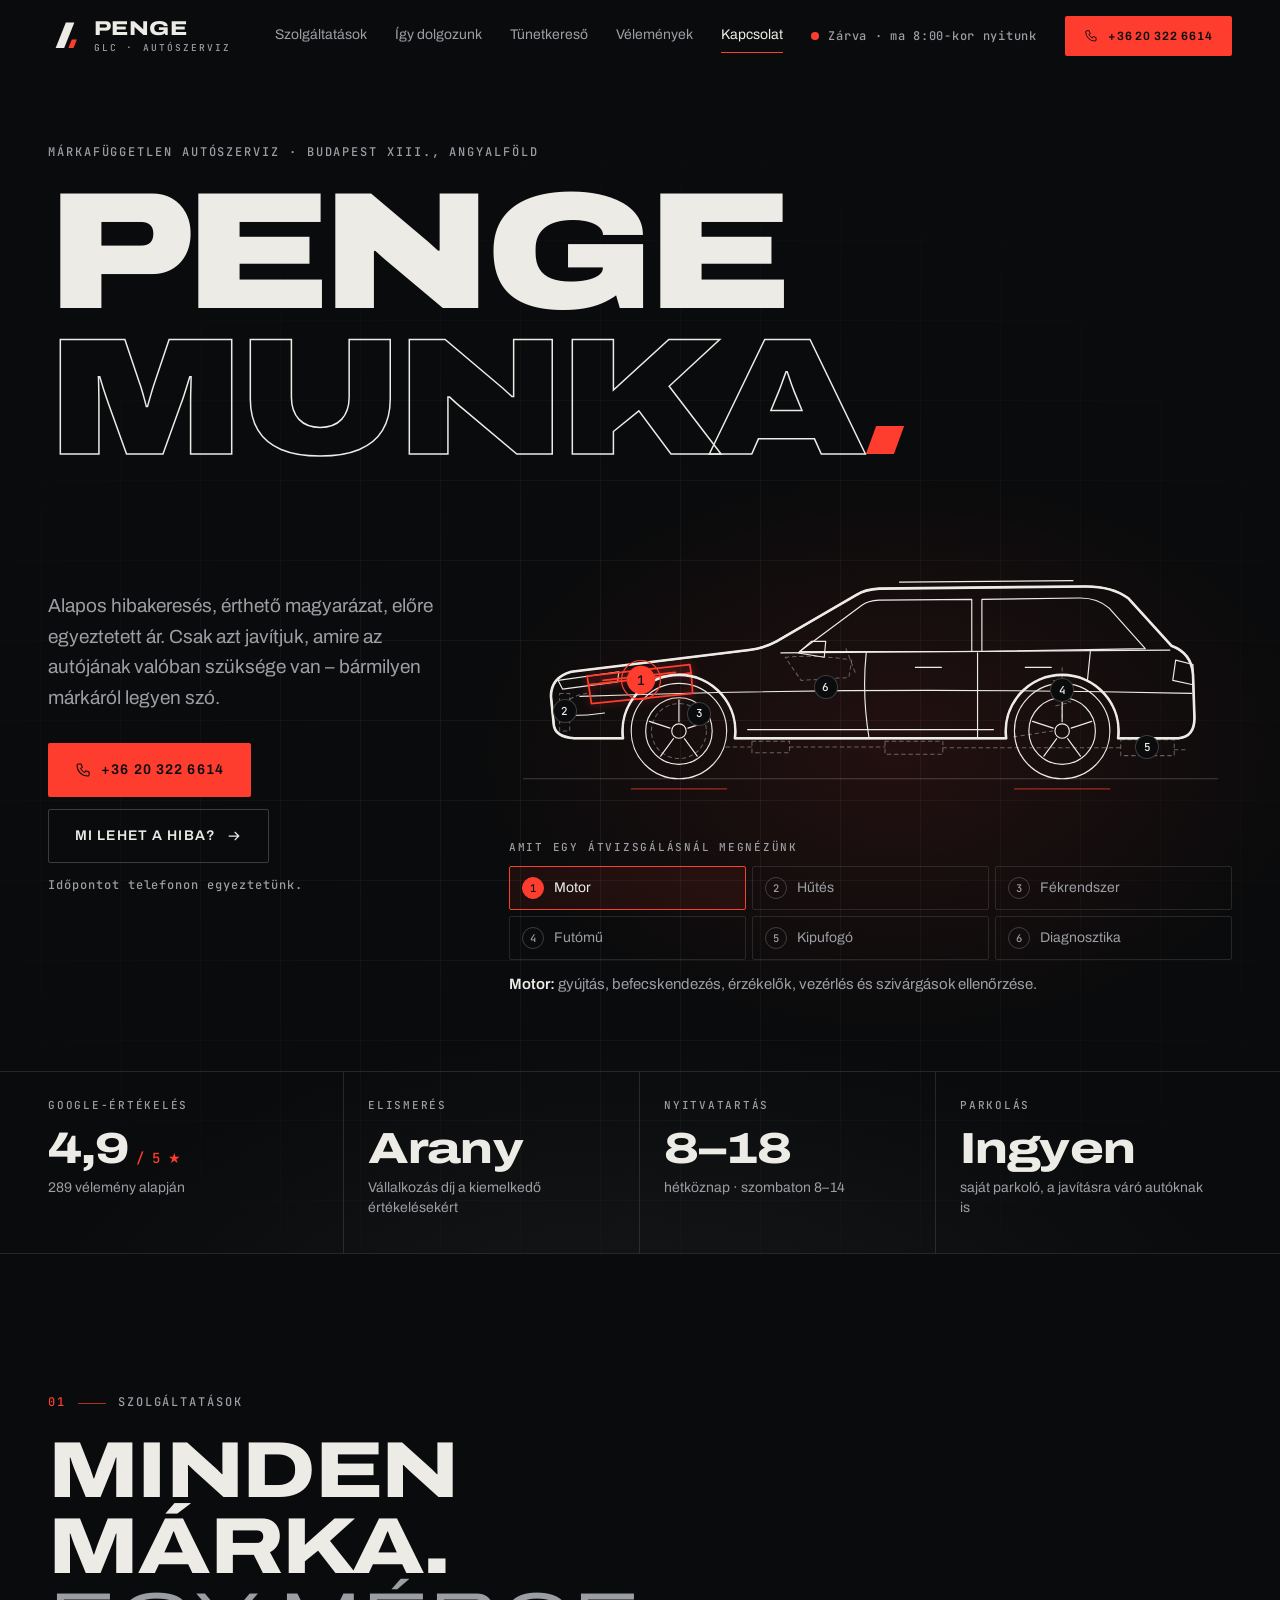
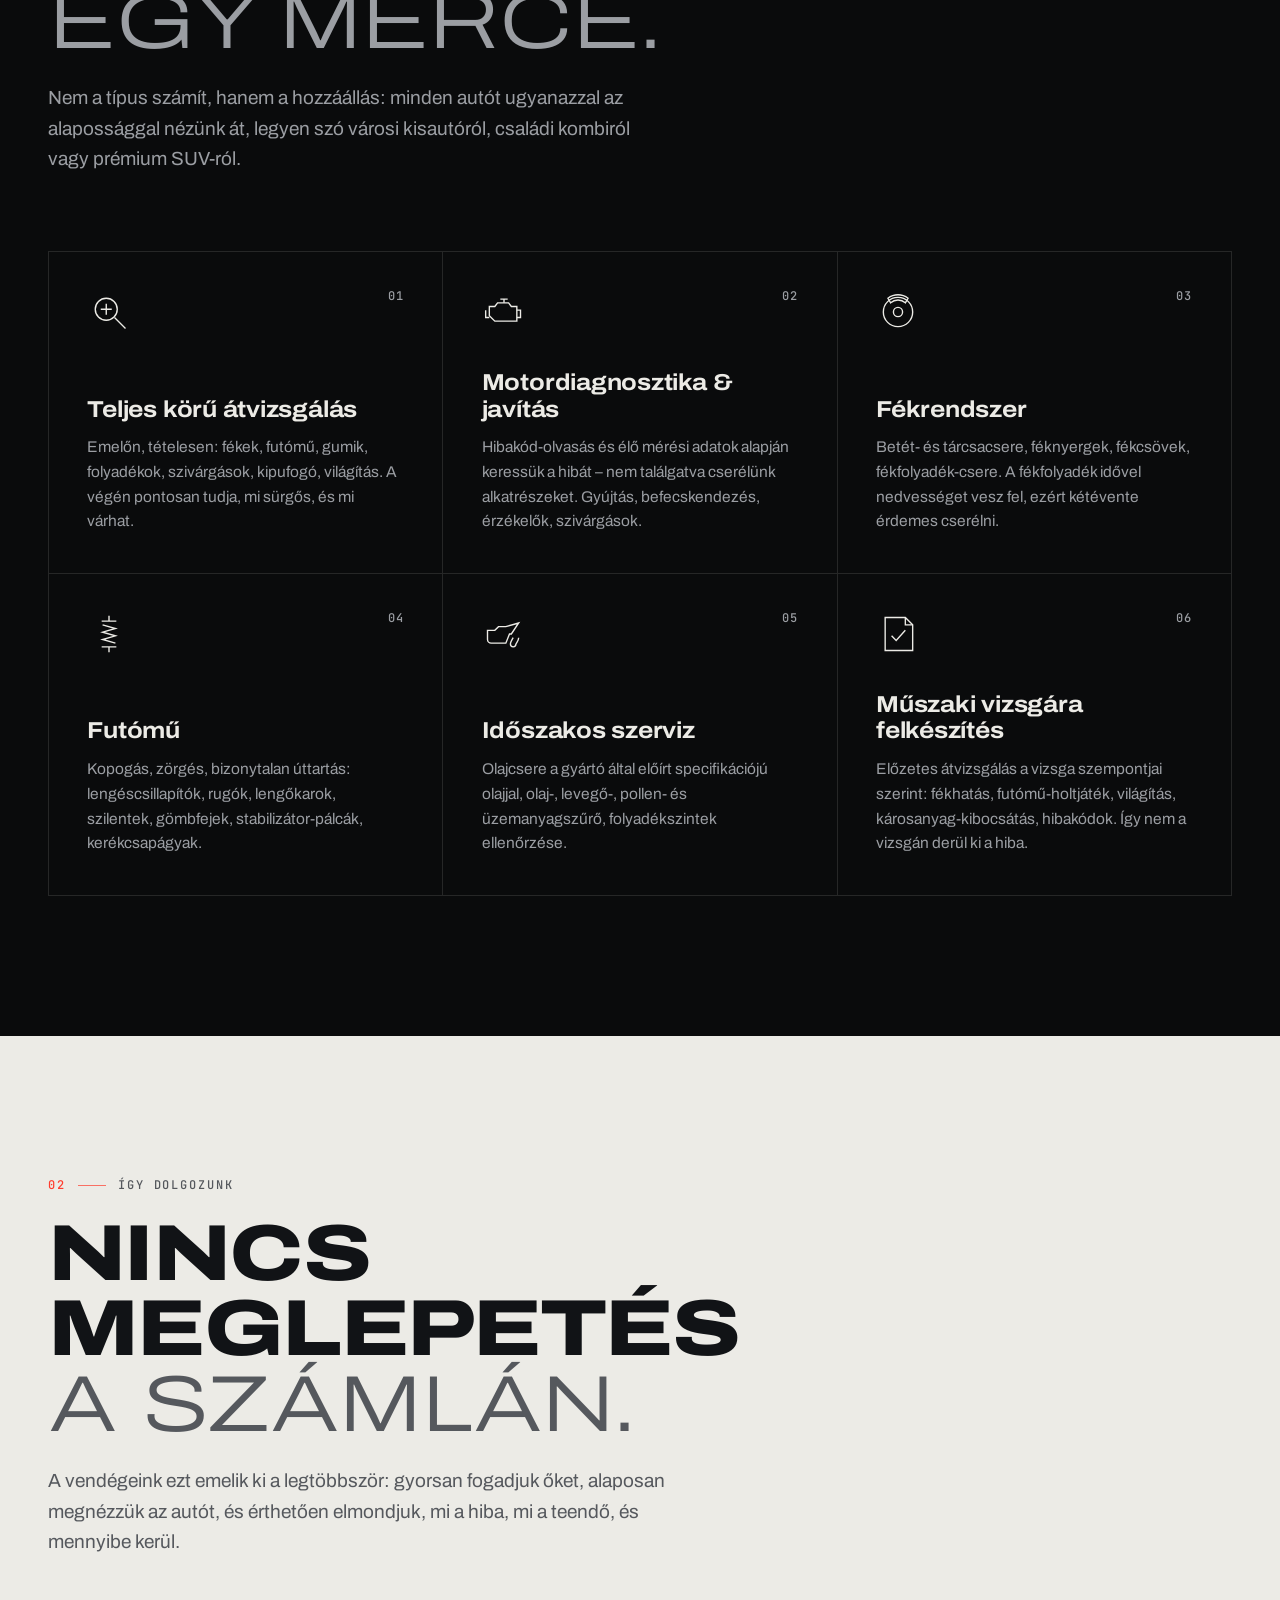
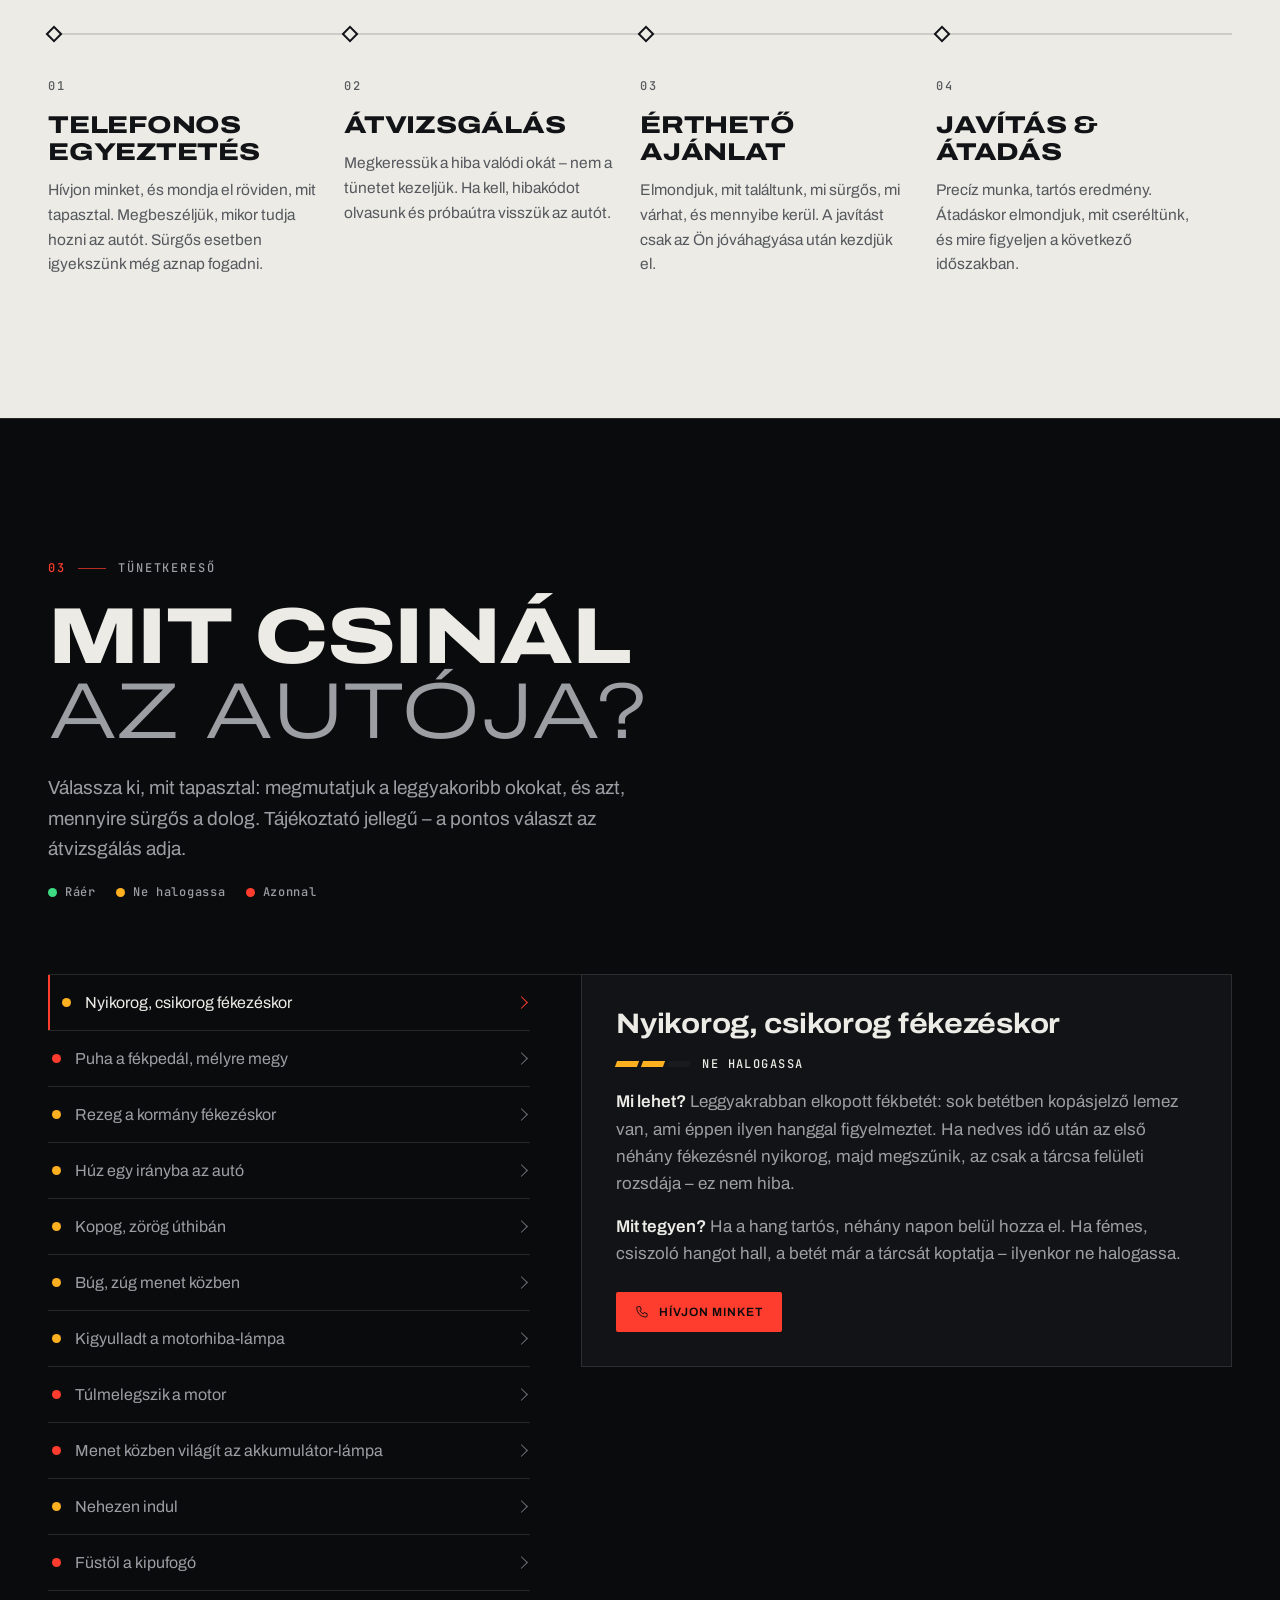
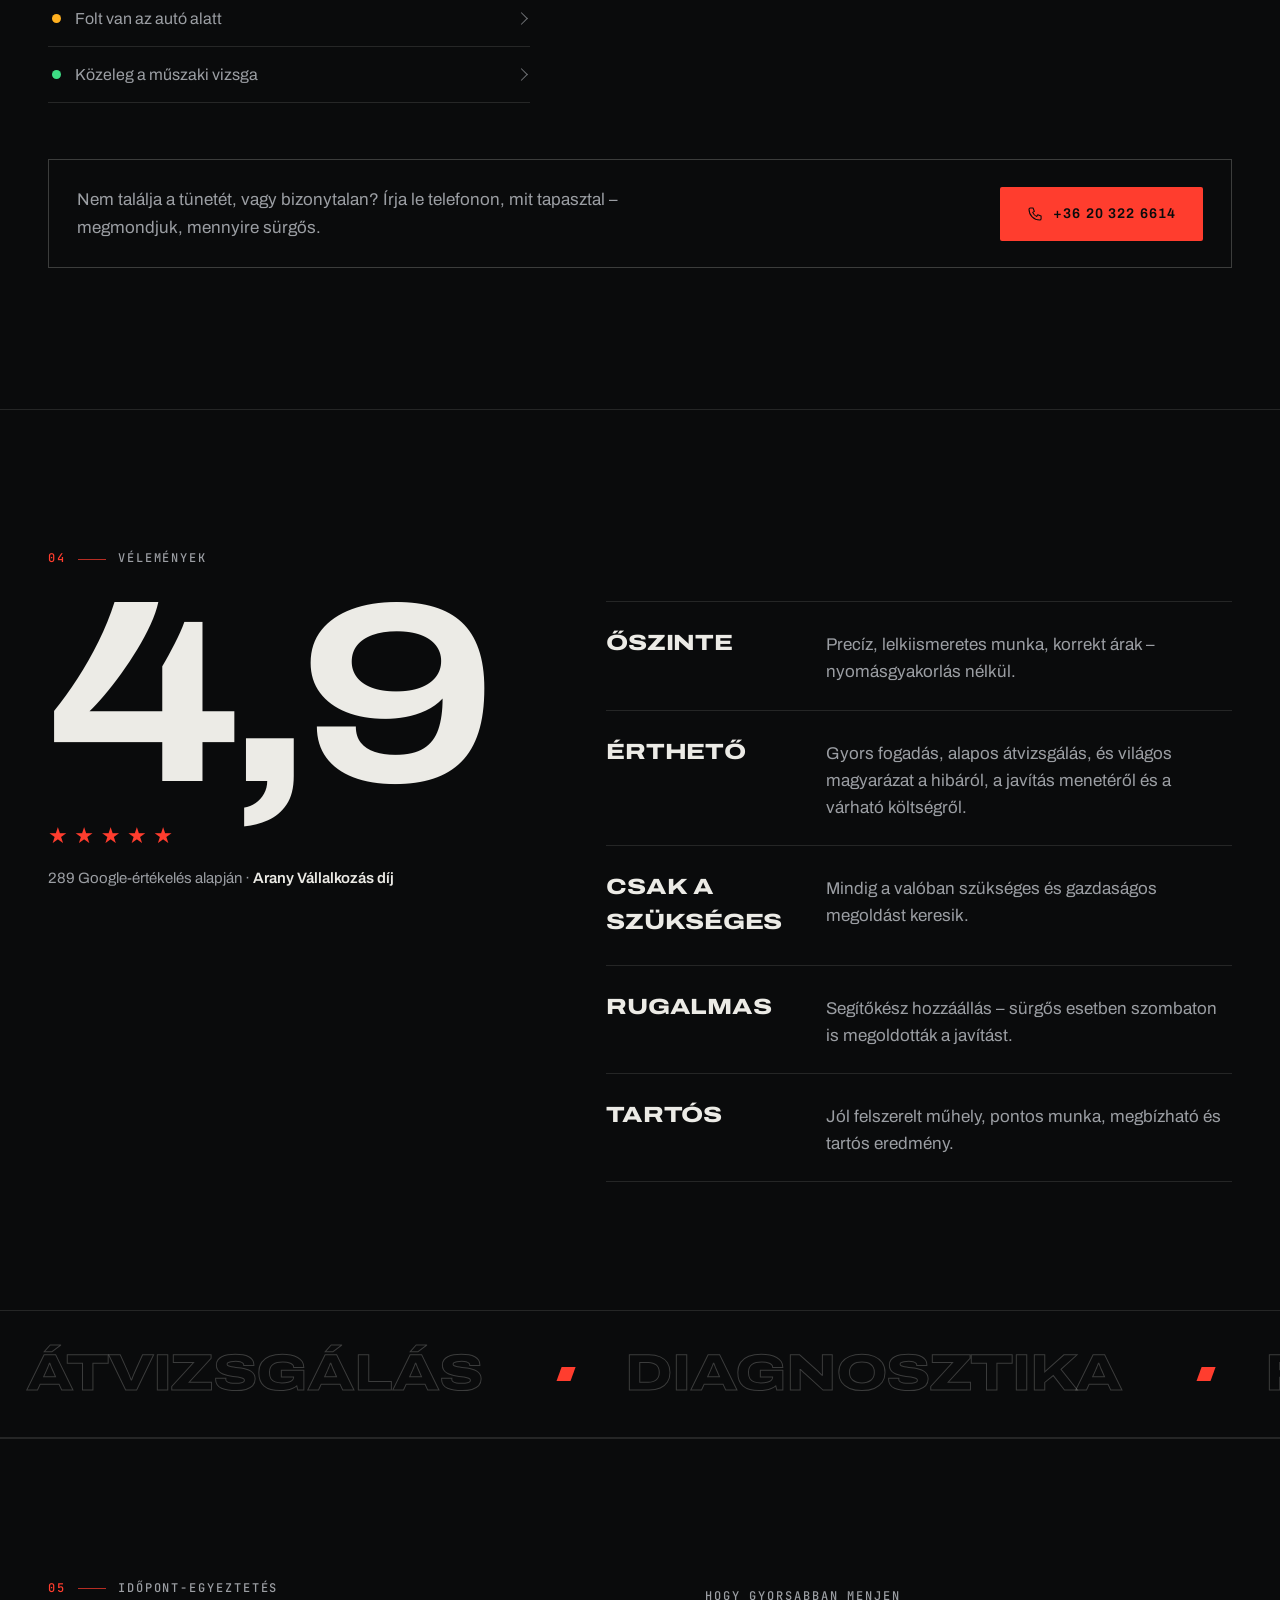
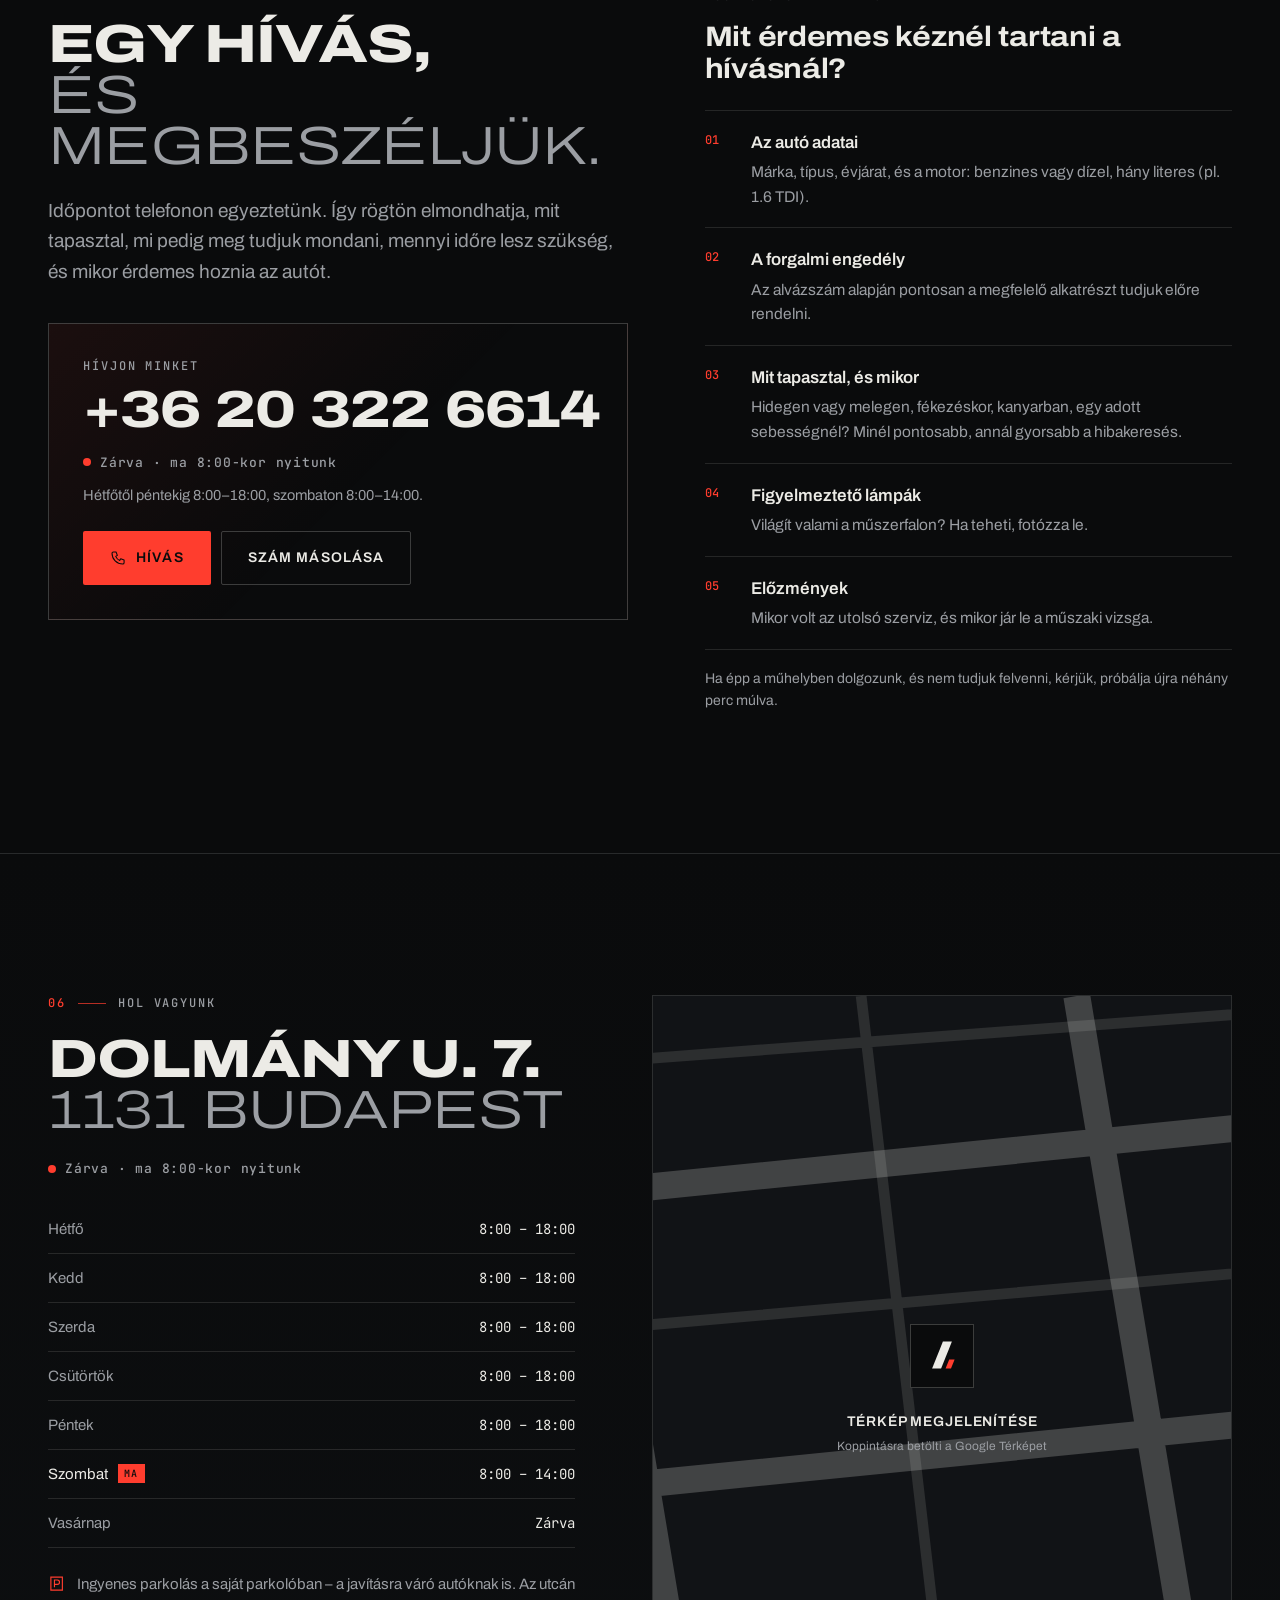
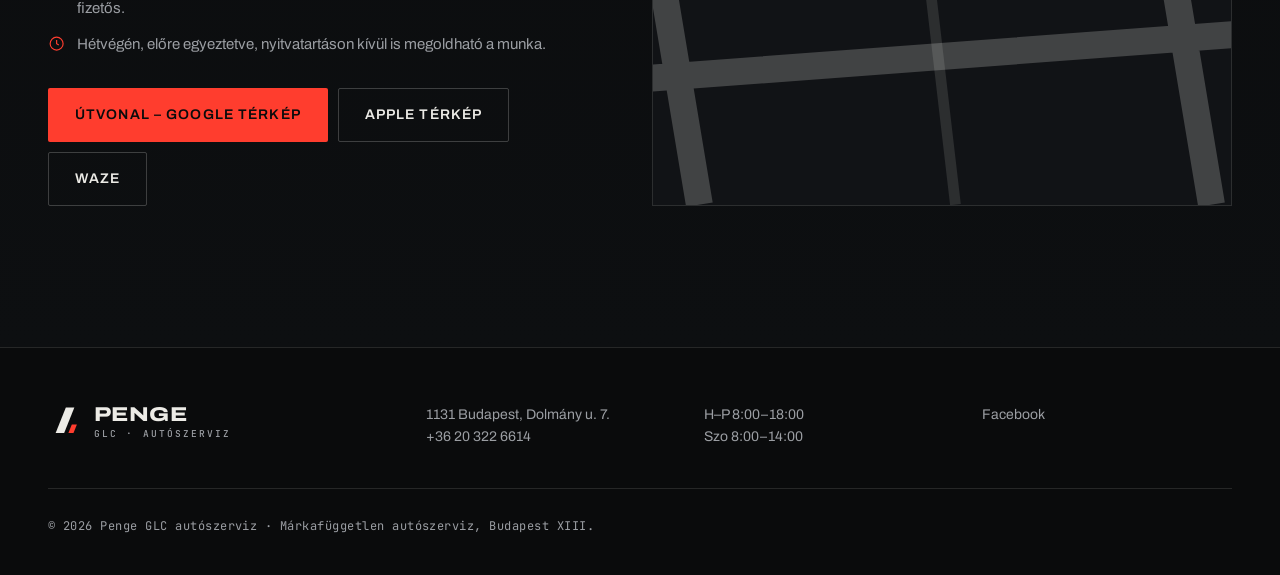
<file: public/index.html>
<!doctype html>
<html lang="hu" class="no-js">
<head>
  <meta charset="utf-8">
  <meta name="viewport" content="width=device-width, initial-scale=1, viewport-fit=cover">
  <title>Penge GLC autószerviz – márkafüggetlen autószerviz, Budapest XIII. kerület</title>
  <meta name="description" content="Márkafüggetlen autószerviz Angyalföldön: átvizsgálás, motordiagnosztika, fék- és futóműjavítás, időszakos szerviz. Érthető árajánlat, csak a szükséges munka. 4,9 ★ a Google-on. Időpont telefonon: +36 20 322 6614 · 1131 Budapest, Dolmány u. 7.">
  <meta name="theme-color" content="#0a0b0c">
  <meta name="format-detection" content="telephone=no">
  <meta property="og:type" content="website">
  <meta property="og:title" content="Penge GLC autószerviz – Budapest XIII.">
  <meta property="og:description" content="Penge munka. Márkafüggetlen autószerviz a Dolmány utcában – érthető árajánlat, csak a szükséges javítás. Időpont telefonon: +36 20 322 6614.">
  <meta property="og:image" content="assets/og.jpg">
  <meta property="og:locale" content="hu_HU">
  <meta name="twitter:card" content="summary_large_image">
  <link rel="icon" href="assets/favicon.svg" type="image/svg+xml">
  <link rel="apple-touch-icon" href="assets/apple-touch-icon.png">
  <link rel="preload" href="assets/fonts/archivo-latin-wdth-normal.woff2" as="font" type="font/woff2" crossorigin>
  <link rel="preload" href="assets/fonts/jetbrains-mono-latin-400-normal.woff2" as="font" type="font/woff2" crossorigin>
  <link rel="stylesheet" href="styles.css">
  <script type="application/ld+json">
  {
    "@context": "https://schema.org",
    "@type": "AutoRepair",
    "name": "Penge GLC autószerviz",
    "description": "Márkafüggetlen autószerviz: átvizsgálás, motordiagnosztika, fék- és futóműjavítás, időszakos szerviz, műszaki vizsgára felkészítés.",
    "telephone": "+36203226614",
    "image": "assets/og.jpg",
    "address": {
      "@type": "PostalAddress",
      "streetAddress": "Dolmány u. 7.",
      "postalCode": "1131",
      "addressLocality": "Budapest",
      "addressRegion": "XIII. kerület",
      "addressCountry": "HU"
    },
    "openingHoursSpecification": [
      { "@type": "OpeningHoursSpecification", "dayOfWeek": ["Monday","Tuesday","Wednesday","Thursday","Friday"], "opens": "08:00", "closes": "18:00" },
      { "@type": "OpeningHoursSpecification", "dayOfWeek": "Saturday", "opens": "08:00", "closes": "14:00" }
    ],
    "aggregateRating": { "@type": "AggregateRating", "ratingValue": "4.9", "bestRating": "5", "reviewCount": "289" },
    "sameAs": ["https://www.facebook.com/people/Aut%C3%B3szerviz-Penge-Glc/61563644660722/"]
  }
  </script>
</head>
<body>
  <a class="skip" href="#main">Ugrás a tartalomra</a>

  <header class="nav" data-nav>
    <a class="logo" href="#top" aria-label="Penge GLC autószerviz – vissza az oldal tetejére">
      <svg class="logo__mark" viewBox="0 0 40 40" aria-hidden="true"><use href="#blade"/></svg>
      <span class="logo__word">Penge<span class="logo__sub">GLC · autószerviz</span></span>
    </a>
    <nav id="menu" class="nav__links" aria-label="Fő navigáció">
      <a href="#szolgaltatasok">Szolgáltatások</a>
      <a href="#folyamat">Így dolgozunk</a>
      <a href="#tunetek">Tünetkereső</a>
      <a href="#velemenyek">Vélemények</a>
      <a href="#kapcsolat">Kapcsolat</a>
      <a class="nav__menu-cta" href="tel:+36203226614" data-phone-link>Hívás: <span data-phone-text>+36 20 322 6614</span></a>
    </nav>
    <span class="status" data-status><span class="status__dot"></span><span data-status-text>H–P 8–18 · Szo 8–14</span></span>
    <a class="btn btn--accent btn--sm nav__cta" href="tel:+36203226614" data-phone-link><svg class="i" aria-hidden="true"><use href="#i-phone"/></svg><span data-phone-text>+36 20 322 6614</span></a>
    <button class="nav__toggle" type="button" aria-expanded="false" aria-controls="menu" aria-label="Menü">
      <span></span><span></span>
    </button>
  </header>

  <main id="main">

    <!-- ============ NYITÓKÉP ============ -->
    <section class="hero" id="top">
      <div class="hero__glow" aria-hidden="true"></div>
      <div class="hero__grid" aria-hidden="true"></div>

      <div class="hero__inner wrap">
        <p class="eyebrow hero__eyebrow" data-rise>Márkafüggetlen autószerviz · Budapest XIII., Angyalföld</p>
        <h1 class="hero__title" aria-label="Penge munka">
          <span class="line" data-rise><span>Penge</span></span>
          <span class="line" data-rise><span>munka</span></span>
        </h1>
        <div class="hero__copy">
          <p class="hero__lead" data-rise>
            Alapos hibakeresés, érthető magyarázat, előre egyeztetett ár. Csak azt javítjuk, amire az autójának valóban
            szüksége van – bármilyen márkáról legyen szó.
          </p>
          <div class="hero__actions" data-rise>
            <a class="btn btn--accent" href="tel:+36203226614" data-phone-link><svg class="i" aria-hidden="true"><use href="#i-phone"/></svg><span data-phone-text>+36 20 322 6614</span></a>
            <a class="btn btn--ghost" href="#tunetek">Mi lehet a hiba? <svg class="i" aria-hidden="true"><use href="#i-arrow"/></svg></a>
          </div>
          <p class="hero__note" data-rise>Időpontot telefonon egyeztetünk.</p>
        </div>

        <!-- Az autó tervrajza kódból készül: átlátszó rétegként mutatja, mit nézünk át.
             A számozott jelölések (pin) és a lista (parts) data-part értéke köti össze őket. -->
        <figure class="blueprint" data-rise>
          <div class="blueprint__stage">
            <svg class="blueprint__svg" viewBox="0 0 1000 440" aria-hidden="true" data-blueprint>
              <defs>
                <linearGradient id="sweep" gradientUnits="userSpaceOnUse" x1="-300" y1="0" x2="0" y2="0">
                  <stop offset="0" stop-color="#ff3d2e" stop-opacity="0"/>
                  <stop offset=".5" stop-color="#ff3d2e" stop-opacity=".9"/>
                  <stop offset="1" stop-color="#ff3d2e" stop-opacity="0"/>
                  <animateTransform attributeName="gradientTransform" type="translate" from="0 0" to="1600 0" dur="6s" begin="2.6s" repeatCount="indefinite"/>
                </linearGradient>
              </defs>

              <!-- Talaj és a gumik szélessége -->
              <g class="bp-ground bp-draw">
                <path pathLength="1" d="M20 380 H980"/>
                <path pathLength="1" class="bp-dim" d="M169 394 H301 M699 394 H831"/>
              </g>

              <!-- Karosszéria (SUV) -->
              <g class="bp-body bp-draw">
                <path pathLength="1" class="bp-outline" d="M62 306 L58 266 Q58 240 86 232 L332 202 Q354 199 370 190 L480 126 Q492 118 512 117 L798 114 Q834 114 856 130 L916 196 Q944 206 946 236 L948 296 Q948 322 926 324 L842.4 324 A78 78 0 1 0 687.6 324 L312.4 324 A78 78 0 1 0 157.6 324 L90 324 Q64 322 62 306 Z"/>
                <path pathLength="1" d="M402 204 L488 140 Q496 134 512 133 L640 132 L640 204 Z"/>
                <path pathLength="1" d="M654 204 L654 132 L790 130 Q814 130 830 144 L880 200 Z"/>
                <path pathLength="1" d="M376 206 L914 202"/>
                <path pathLength="1" d="M98 266 Q500 252 944 262"/>
                <path pathLength="1" d="M330 312 L670 312"/>
                <path pathLength="1" d="M494 206 Q488 264 498 324 M648 206 L648 324 M804 204 L800 244"/>
                <path pathLength="1" d="M562 226 H598 M714 226 H750"/>
                <path pathLength="1" d="M540 108 L780 106"/>
                <path pathLength="1" d="M400 206 L418 190 L438 190 L436 212 Z"/>
                <path pathLength="1" d="M68 244 L152 232 L150 246 L74 256 Z"/>
                <path pathLength="1" d="M64 292 Q100 294 132 289"/>
                <path pathLength="1" d="M922 216 L946 222 L946 250 L918 244 Z"/>
              </g>

              <!-- Kerekek: gumi, felni, agy, küllők -->
              <g class="bp-wheels bp-draw">
                <circle pathLength="1" cx="235" cy="314" r="66"/>
                <circle pathLength="1" cx="235" cy="314" r="46"/>
                <circle pathLength="1" cx="235" cy="314" r="10"/>
                <path pathLength="1" d="M235 301 L235 271 M247.4 310 L275.9 300.7 M242.6 324.5 L260.3 348.8 M227.4 324.5 L209.7 348.8 M222.6 310 L194.1 300.7"/>
                <circle pathLength="1" cx="765" cy="314" r="66"/>
                <circle pathLength="1" cx="765" cy="314" r="46"/>
                <circle pathLength="1" cx="765" cy="314" r="10"/>
                <path pathLength="1" d="M765 301 L765 271 M777.4 310 L805.9 300.7 M772.6 324.5 L790.3 348.8 M757.4 324.5 L739.7 348.8 M752.6 310 L724.1 300.7"/>
              </g>

              <!-- Átlátszó réteg: az alkatrészek, amiket átnézünk -->
              <g class="bp-parts">
                <g class="bp-part" data-part="motor">
                  <path d="M108 238 L250 222 L252 234 L110 250 Z"/>
                  <path d="M110 250 L252 234 L254 262 L114 276 Z"/>
                  <path d="M130 244 L230 233"/>
                </g>
                <g class="bp-part" data-part="hutes">
                  <path d="M70 262 H84 V314 H70 Z"/>
                  <path d="M70 275 H84 M70 288 H84 M70 301 H84"/>
                  <path d="M84 270 Q98 262 110 262"/>
                </g>
                <g class="bp-part" data-part="fek">
                  <circle cx="235" cy="314" r="38"/>
                  <path class="bp-caliper" d="M253 282.8 A36 36 0 0 1 268.8 301.7"/>
                </g>
                <g class="bp-part" data-part="futomu">
                  <path d="M765 226 V240 M753 244 L777 250 L753 256 L777 262 L753 268 L777 274 L753 280 M765 280 V300"/>
                  <path d="M698 322 L752 314"/>
                </g>
                <g class="bp-part" data-part="kipufogo">
                  <path d="M300 336 H336 M388 336 H520 M600 337 H846 M920 340 H940"/>
                  <path d="M336 328 H388 V344 H336 Z"/>
                  <path d="M520 328 H600 V346 H520 Z"/>
                  <path d="M846 326 H920 V348 H846 Z"/>
                </g>
                <g class="bp-part" data-part="diag">
                  <path d="M382 212 Q430 208 474 216 L470 240 L404 244 Z"/>
                  <path d="M430 250 H446 V258 H430 Z"/>
                  <path d="M466 200 L480 236"/>
                </g>
              </g>

              <path class="bp-sweep" stroke="url(#sweep)" d="M62 306 L58 266 Q58 240 86 232 L332 202 Q354 199 370 190 L480 126 Q492 118 512 117 L798 114 Q834 114 856 130 L916 196 Q944 206 946 236 L948 296 Q948 322 926 324 L842.4 324 A78 78 0 1 0 687.6 324 L312.4 324 A78 78 0 1 0 157.6 324 L90 324 Q64 322 62 306 Z"/>
            </svg>

            <!-- Számozott jelölések (a helyük a rajz szélességének / magasságának %-ában) -->
            <div class="pins" aria-hidden="true">
              <span class="pin" data-part="motor" style="--x:18.2%;--y:55.5%">1</span>
              <span class="pin" data-part="hutes" style="--x:7.7%;--y:65.2%">2</span>
              <span class="pin" data-part="fek" style="--x:26.3%;--y:66.1%">3</span>
              <span class="pin" data-part="futomu" style="--x:76.5%;--y:58.6%">4</span>
              <span class="pin" data-part="kipufogo" style="--x:88.3%;--y:76.6%">5</span>
              <span class="pin" data-part="diag" style="--x:43.8%;--y:57.7%">6</span>
            </div>
          </div>

          <figcaption class="parts">
            <p class="parts__title">Amit egy átvizsgálásnál megnézünk</p>
            <ol class="parts__list">
              <li><button type="button" data-part-btn="motor" aria-pressed="false"><span class="parts__no">1</span>Motor</button></li>
              <li><button type="button" data-part-btn="hutes" aria-pressed="false"><span class="parts__no">2</span>Hűtés</button></li>
              <li><button type="button" data-part-btn="fek" aria-pressed="false"><span class="parts__no">3</span>Fékrendszer</button></li>
              <li><button type="button" data-part-btn="futomu" aria-pressed="false"><span class="parts__no">4</span>Futómű</button></li>
              <li><button type="button" data-part-btn="kipufogo" aria-pressed="false"><span class="parts__no">5</span>Kipufogó</button></li>
              <li><button type="button" data-part-btn="diag" aria-pressed="false"><span class="parts__no">6</span>Diagnosztika</button></li>
            </ol>
            <!-- A leírások: a kiválasztott elemé látszik (JavaScript nélkül mind) -->
            <div class="parts__descs" aria-live="polite">
              <p data-part-desc="motor"><b>Motor:</b> gyújtás, befecskendezés, érzékelők, vezérlés és szivárgások ellenőrzése.</p>
              <p data-part-desc="hutes"><b>Hűtés:</b> hűtő, vízpumpa, termosztát, csövek, és a hűtőfolyadék fagyáspontja.</p>
              <p data-part-desc="fek"><b>Fékrendszer:</b> betétek és tárcsák vastagsága, féknyergek, fékcsövek, fékfolyadék.</p>
              <p data-part-desc="futomu"><b>Futómű:</b> lengéscsillapítók, rugók, lengőkarok, gömbfejek, szilentek, kerékcsapágyak.</p>
              <p data-part-desc="kipufogo"><b>Kipufogó:</b> katalizátor, dobok, tömítések és rögzítések – szivárgás, zörgés.</p>
              <p data-part-desc="diag"><b>Diagnosztika:</b> hibakód-olvasás az OBD-csatlakozón, élő mérési adatok.</p>
            </div>
          </figcaption>
        </figure>
      </div>

      <dl class="facts wrap">
        <div class="fact" data-rise>
          <dt>Google-értékelés</dt>
          <dd><b data-count="4.9" data-decimals="1">4,9</b><span class="fact__unit">/ 5 ★</span><small>289 vélemény alapján</small></dd>
        </div>
        <div class="fact" data-rise>
          <dt>Elismerés</dt>
          <dd><b class="fact__word">Arany</b><small>Vállalkozás díj a kiemelkedő értékelésekért</small></dd>
        </div>
        <div class="fact" data-rise>
          <dt>Nyitvatartás</dt>
          <dd><b class="fact__word">8–18</b><small>hétköznap · szombaton 8–14</small></dd>
        </div>
        <div class="fact" data-rise>
          <dt>Parkolás</dt>
          <dd><b class="fact__word">Ingyen</b><small>saját parkoló, a javításra váró autóknak is</small></dd>
        </div>
      </dl>
    </section>

    <!-- ============ 01 SZOLGÁLTATÁSOK ============ -->
    <section class="section" id="szolgaltatasok">
      <div class="wrap">
        <header class="section__head" data-reveal>
          <p class="eyebrow"><span class="num">01</span> Szolgáltatások</p>
          <h2 class="h2">Minden márka.<br><em>Egy mérce.</em></h2>
          <p class="section__lead">Nem a típus számít, hanem a hozzáállás: minden autót ugyanazzal az alapossággal nézünk át,
            legyen szó városi kisautóról, családi kombiról vagy prémium SUV-ról.</p>
        </header>

        <div class="services">
          <article class="svc" data-reveal>
            <svg class="svc__icon" viewBox="0 0 48 48" aria-hidden="true"><use href="#s-inspect"/></svg>
            <p class="svc__no">01</p>
            <h3>Teljes körű átvizsgálás</h3>
            <p>Emelőn, tételesen: fékek, futómű, gumik, folyadékok, szivárgások, kipufogó, világítás. A végén pontosan tudja, mi sürgős, és mi várhat.</p>
          </article>
          <article class="svc" data-reveal>
            <svg class="svc__icon" viewBox="0 0 48 48" aria-hidden="true"><use href="#s-engine"/></svg>
            <p class="svc__no">02</p>
            <h3>Motordiagnosztika &amp; javítás</h3>
            <p>Hibakód-olvasás és élő mérési adatok alapján keressük a hibát – nem találgatva cserélünk alkatrészeket. Gyújtás, befecskendezés, érzékelők, szivárgások.</p>
          </article>
          <article class="svc" data-reveal>
            <svg class="svc__icon" viewBox="0 0 48 48" aria-hidden="true"><use href="#s-brake"/></svg>
            <p class="svc__no">03</p>
            <h3>Fékrendszer</h3>
            <p>Betét- és tárcsacsere, féknyergek, fékcsövek, fékfolyadék-csere. A fékfolyadék idővel nedvességet vesz fel, ezért kétévente érdemes cserélni.</p>
          </article>
          <article class="svc" data-reveal>
            <svg class="svc__icon" viewBox="0 0 48 48" aria-hidden="true"><use href="#s-suspension"/></svg>
            <p class="svc__no">04</p>
            <h3>Futómű</h3>
            <p>Kopogás, zörgés, bizonytalan úttartás: lengéscsillapítók, rugók, lengőkarok, szilentek, gömbfejek, stabilizátor-pálcák, kerékcsapágyak.</p>
          </article>
          <article class="svc" data-reveal>
            <svg class="svc__icon" viewBox="0 0 48 48" aria-hidden="true"><use href="#s-oil"/></svg>
            <p class="svc__no">05</p>
            <h3>Időszakos szerviz</h3>
            <p>Olajcsere a gyártó által előírt specifikációjú olajjal, olaj-, levegő-, pollen- és üzemanyagszűrő, folyadékszintek ellenőrzése.</p>
          </article>
          <article class="svc" data-reveal>
            <svg class="svc__icon" viewBox="0 0 48 48" aria-hidden="true"><use href="#s-check"/></svg>
            <p class="svc__no">06</p>
            <h3>Műszaki vizsgára felkészítés</h3>
            <p>Előzetes átvizsgálás a vizsga szempontjai szerint: fékhatás, futómű-holtjáték, világítás, károsanyag-kibocsátás, hibakódok. Így nem a vizsgán derül ki a hiba.</p>
          </article>
        </div>
      </div>
    </section>

    <!-- ============ 02 FOLYAMAT (világos szekció) ============ -->
    <section class="section section--light" id="folyamat">
      <div class="wrap">
        <header class="section__head" data-reveal>
          <p class="eyebrow"><span class="num">02</span> Így dolgozunk</p>
          <h2 class="h2">Nincs meglepetés<br><em>a számlán.</em></h2>
          <p class="section__lead">A vendégeink ezt emelik ki a legtöbbször: gyorsan fogadjuk őket, alaposan megnézzük az autót,
            és érthetően elmondjuk, mi a hiba, mi a teendő, és mennyibe kerül.</p>
        </header>

        <ol class="steps" data-steps>
          <li class="step" data-reveal>
            <span class="step__no">01</span>
            <h3>Telefonos egyeztetés</h3>
            <p>Hívjon minket, és mondja el röviden, mit tapasztal. Megbeszéljük, mikor tudja hozni az autót. Sürgős esetben igyekszünk még aznap fogadni.</p>
          </li>
          <li class="step" data-reveal>
            <span class="step__no">02</span>
            <h3>Átvizsgálás</h3>
            <p>Megkeressük a hiba valódi okát – nem a tünetet kezeljük. Ha kell, hibakódot olvasunk és próbaútra visszük az autót.</p>
          </li>
          <li class="step" data-reveal>
            <span class="step__no">03</span>
            <h3>Érthető ajánlat</h3>
            <p>Elmondjuk, mit találtunk, mi sürgős, mi várhat, és mennyibe kerül. A javítást csak az Ön jóváhagyása után kezdjük el.</p>
          </li>
          <li class="step" data-reveal>
            <span class="step__no">04</span>
            <h3>Javítás &amp; átadás</h3>
            <p>Precíz munka, tartós eredmény. Átadáskor elmondjuk, mit cseréltünk, és mire figyeljen a következő időszakban.</p>
          </li>
        </ol>
      </div>
    </section>

    <!-- ============ 03 TÜNETKERESŐ ============ -->
    <section class="section" id="tunetek">
      <div class="wrap">
        <header class="section__head" data-reveal>
          <p class="eyebrow"><span class="num">03</span> Tünetkereső</p>
          <h2 class="h2">Mit csinál<br><em>az autója?</em></h2>
          <p class="section__lead">Válassza ki, mit tapasztal: megmutatjuk a leggyakoribb okokat, és azt, mennyire sürgős a dolog.
            Tájékoztató jellegű – a pontos választ az átvizsgálás adja.</p>
          <p class="legend" aria-hidden="true">
            <span><i class="dot dot--1"></i>Ráér</span><span><i class="dot dot--2"></i>Ne halogassa</span><span><i class="dot dot--3"></i>Azonnal</span>
          </p>
        </header>

        <!-- Tünetek: új tünethez másoljon le egy <article class="sym"> blokkot (egyedi id-kkal).
             data-level: 1 = ráér, 2 = ne halogassa, 3 = azonnal -->
        <div class="diag" data-diag>
          <article class="sym" data-level="2">
            <h3 class="sym__head"><button class="sym__toggle" type="button" aria-expanded="false" aria-controls="t1"><i class="dot dot--2"></i>Nyikorog, csikorog fékezéskor</button></h3>
            <div class="sym__body" id="t1">
              <p class="sym__title">Nyikorog, csikorog fékezéskor</p>
              <p><b>Mi lehet?</b> Leggyakrabban elkopott fékbetét: sok betétben kopásjelző lemez van, ami éppen ilyen hanggal figyelmeztet. Ha nedves idő után az első néhány fékezésnél nyikorog, majd megszűnik, az csak a tárcsa felületi rozsdája – ez nem hiba.</p>
              <p><b>Mit tegyen?</b> Ha a hang tartós, néhány napon belül hozza el. Ha fémes, csiszoló hangot hall, a betét már a tárcsát koptatja – ilyenkor ne halogassa.</p>
            </div>
          </article>
          <article class="sym" data-level="3">
            <h3 class="sym__head"><button class="sym__toggle" type="button" aria-expanded="false" aria-controls="t2"><i class="dot dot--3"></i>Puha a fékpedál, mélyre megy</button></h3>
            <div class="sym__body" id="t2">
              <p class="sym__title">Puha a fékpedál, mélyre megy</p>
              <p><b>Mi lehet?</b> Levegő vagy nedvesség a fékrendszerben, fékfolyadék-szivárgás, ritkábban a főfékhenger hibája.</p>
              <p><b>Mit tegyen?</b> Ez biztonsági kérdés: lehetőleg ne induljon el az autóval. Nézze meg a fékfolyadék szintjét a tartályon (MIN és MAX jelzés között kell lennie), és hívjon minket.</p>
            </div>
          </article>
          <article class="sym" data-level="2">
            <h3 class="sym__head"><button class="sym__toggle" type="button" aria-expanded="false" aria-controls="t3"><i class="dot dot--2"></i>Rezeg a kormány fékezéskor</button></h3>
            <div class="sym__body" id="t3">
              <p class="sym__title">Rezeg a kormány fékezéskor</p>
              <p><b>Mi lehet?</b> Egyenetlenül kopott – közkeletű nevén „vetemedett” – féktárcsa. Ha a rezgés nem fékezéskor, hanem egy bizonyos sebesség fölött jelentkezik, inkább kiegyensúlyozatlan kerék vagy futóműhiba okozza.</p>
              <p><b>Mit tegyen?</b> Hosszabb lehet a fékút, ezért néhány napon belül nézesse meg.</p>
            </div>
          </article>
          <article class="sym" data-level="2">
            <h3 class="sym__head"><button class="sym__toggle" type="button" aria-expanded="false" aria-controls="t4"><i class="dot dot--2"></i>Húz egy irányba az autó</button></h3>
            <div class="sym__body" id="t4">
              <p class="sym__title">Húz egy irányba az autó</p>
              <p><b>Mi lehet?</b> Eltérő guminyomás, elállítódott futómű-geometria vagy kopott futóműelem. Ha csak fékezéskor húz, jellemzően beragadó féknyereg.</p>
              <p><b>Mit tegyen?</b> Először a guminyomást ellenőrizze. Ha az rendben van, hozza el: a rossz geometria gyorsan és egyenetlenül koptatja a gumikat.</p>
            </div>
          </article>
          <article class="sym" data-level="2">
            <h3 class="sym__head"><button class="sym__toggle" type="button" aria-expanded="false" aria-controls="t5"><i class="dot dot--2"></i>Kopog, zörög úthibán</button></h3>
            <div class="sym__body" id="t5">
              <p class="sym__title">Kopog, zörög úthibán</p>
              <p><b>Mi lehet?</b> Kopott stabilizátor-pálca vagy -gumi, lengőkar-szilent, gömbfej, lengéscsillapító vagy toronycsapágy.</p>
              <p><b>Mit tegyen?</b> Ne várja meg, amíg rosszabb lesz: egy kilazult futóműelem a kormányzást és a fékezést is rontja.</p>
            </div>
          </article>
          <article class="sym" data-level="2">
            <h3 class="sym__head"><button class="sym__toggle" type="button" aria-expanded="false" aria-controls="t6"><i class="dot dot--2"></i>Búg, zúg menet közben</button></h3>
            <div class="sym__body" id="t6">
              <p class="sym__title">Búg, zúg menet közben</p>
              <p><b>Mi lehet?</b> Ha a hang a sebességgel együtt erősödik, és kanyarban változik, az jellemzően kerékcsapágy-hiba. Egyenetlenül kopott gumi is okozhat hasonló zúgást.</p>
              <p><b>Mit tegyen?</b> Nézesse meg: egy nagyon kopott kerékcsapágy felmelegedhet és beszorulhat.</p>
            </div>
          </article>
          <article class="sym" data-level="2">
            <h3 class="sym__head"><button class="sym__toggle" type="button" aria-expanded="false" aria-controls="t7"><i class="dot dot--2"></i>Kigyulladt a motorhiba-lámpa</button></h3>
            <div class="sym__body" id="t7">
              <p class="sym__title">Kigyulladt a motorhiba-lámpa</p>
              <p><b>Mi lehet?</b> Sokféle ok: gyújtás, befecskendezés, valamelyik érzékelő, lambdaszonda, katalizátor vagy EGR-szelep. Hibakód-olvasással gyorsan leszűkíthető.</p>
              <p><b>Mit tegyen?</b> Ha folyamatosan világít, és az autó rendesen megy, néhány napon belül hozza el. <b>Ha villog</b>, az gyújtáskimaradást jelez, ami a katalizátort is károsíthatja: kímélje a motort, és hívjon minket.</p>
            </div>
          </article>
          <article class="sym" data-level="3">
            <h3 class="sym__head"><button class="sym__toggle" type="button" aria-expanded="false" aria-controls="t8"><i class="dot dot--3"></i>Túlmelegszik a motor</button></h3>
            <div class="sym__body" id="t8">
              <p class="sym__title">Túlmelegszik a motor</p>
              <p><b>Mi lehet?</b> Kevés hűtőfolyadék (szivárgás miatt), hibás termosztát, vízpumpa vagy hűtőventilátor, eltömődött hűtő.</p>
              <p><b>Mit tegyen?</b> Álljon meg biztonságos helyen, és állítsa le a motort – túlmelegedve továbbhajtva a hengerfej is megsérülhet. Forró motornál ne nyissa ki a hűtőfolyadék-tartályt: a nyomás alatt lévő folyadék égési sérülést okozhat. Hívjon minket.</p>
            </div>
          </article>
          <article class="sym" data-level="3">
            <h3 class="sym__head"><button class="sym__toggle" type="button" aria-expanded="false" aria-controls="t9"><i class="dot dot--3"></i>Menet közben világít az akkumulátor-lámpa</button></h3>
            <div class="sym__body" id="t9">
              <p class="sym__title">Menet közben világít az akkumulátor-lámpa</p>
              <p><b>Mi lehet?</b> Az akkumulátor nem töltődik: a generátor vagy a hosszbordás szíj hibás. Sok autóban ugyanez a szíj hajtja a vízpumpát is.</p>
              <p><b>Mit tegyen?</b> Az autó az akkumulátor lemerülésével bármikor leállhat. Kapcsolja ki a felesleges fogyasztókat (ülésfűtés, klíma, rádió), figyelje a hőmérsékletet, és a legrövidebb úton jöjjön el hozzánk, vagy hívjon.</p>
            </div>
          </article>
          <article class="sym" data-level="2">
            <h3 class="sym__head"><button class="sym__toggle" type="button" aria-expanded="false" aria-controls="t10"><i class="dot dot--2"></i>Nehezen indul</button></h3>
            <div class="sym__body" id="t10">
              <p class="sym__title">Nehezen indul</p>
              <p><b>Mi lehet?</b> Leggyakrabban gyengülő akkumulátor – hidegben előbb előjön. Ritkábban az önindító vagy a generátor; dízelnél az izzítógyertyák is.</p>
              <p><b>Mit tegyen?</b> Egy gyors akkumulátor- és töltésméréssel kiderül, melyik a hibás – még mielőtt egy reggel végleg nem indul.</p>
            </div>
          </article>
          <article class="sym" data-level="3">
            <h3 class="sym__head"><button class="sym__toggle" type="button" aria-expanded="false" aria-controls="t11"><i class="dot dot--3"></i>Füstöl a kipufogó</button></h3>
            <div class="sym__body" id="t11">
              <p class="sym__title">Füstöl a kipufogó</p>
              <p><b>Mi lehet?</b> <b>Kékes</b> füst: olajat éget a motor (szelepszár-szimeringek, dugattyúgyűrűk, turbó). <b>Sűrű fehér</b>, édeskés szagú füst: hűtőfolyadék jut az égéstérbe, hengerfejtömítés-hiba gyanúja. <b>Fekete</b> füst: túl dús keverék – befecskendező, légellátás, turbó. Hidegindítás után a rövid ideig tartó, gyorsan eltűnő fehér pára normális.</p>
              <p><b>Mit tegyen?</b> Sűrű fehér füstnél és fogyó hűtőfolyadéknál ne használja tovább az autót – hívjon minket.</p>
            </div>
          </article>
          <article class="sym" data-level="2">
            <h3 class="sym__head"><button class="sym__toggle" type="button" aria-expanded="false" aria-controls="t12"><i class="dot dot--2"></i>Folt van az autó alatt</button></h3>
            <div class="sym__body" id="t12">
              <p class="sym__title">Folt van az autó alatt</p>
              <p><b>Mi lehet?</b> A színe elárulja. Barna vagy fekete: motorolaj. Zöld, rózsaszín, narancs vagy kék: hűtőfolyadék. Vöröses: automataváltó- vagy szervoolaj. Nyáron, klímahasználat után a tiszta víz normális.</p>
              <p><b>Mit tegyen?</b> Fotózza le a foltot, és nézze meg a szinteket. Ha a folt olajos tapintású és valamelyik kerék közelében van, fékfolyadék is lehet – ilyenkor ne induljon el.</p>
            </div>
          </article>
          <article class="sym" data-level="1">
            <h3 class="sym__head"><button class="sym__toggle" type="button" aria-expanded="false" aria-controls="t13"><i class="dot dot--1"></i>Közeleg a műszaki vizsga</button></h3>
            <div class="sym__body" id="t13">
              <p class="sym__title">Közeleg a műszaki vizsga</p>
              <p><b>Mit nézünk meg?</b> Fékhatás, futómű-holtjátékok, gumik, világítás, kipufogó és károsanyag-kibocsátás, hibakódok, szivárgások.</p>
              <p><b>Mit tegyen?</b> Hozza el pár héttel a vizsga előtt: így marad idő a javításra, és nem a vizsgán derül ki a hiba.</p>
            </div>
          </article>
        </div>

        <div class="diag__cta" data-reveal>
          <p>Nem találja a tünetét, vagy bizonytalan? Írja le telefonon, mit tapasztal – megmondjuk, mennyire sürgős.</p>
          <a class="btn btn--accent" href="tel:+36203226614" data-phone-link><svg class="i" aria-hidden="true"><use href="#i-phone"/></svg><span data-phone-text>+36 20 322 6614</span></a>
        </div>
      </div>
    </section>

    <!-- ============ 04 VÉLEMÉNYEK ============ -->
    <section class="section section--rating" id="velemenyek">
      <div class="wrap rating">
        <div class="rating__score" data-reveal>
          <p class="eyebrow"><span class="num">04</span> Vélemények</p>
          <p class="rating__big"><b data-count="4.9" data-decimals="1">4,9</b></p>
          <p class="rating__stars" aria-hidden="true">★★★★★</p>
          <p class="rating__meta">289 Google-értékelés alapján · <strong>Arany Vállalkozás díj</strong></p>
        </div>
        <div class="rating__quotes">
          <p class="rating__intro" data-reveal>Amit a vendégeink újra és újra kiemelnek:</p>
          <ul class="themes">
            <li data-reveal><b>Őszinte</b><span>Precíz, lelkiismeretes munka, korrekt árak – nyomásgyakorlás nélkül.</span></li>
            <li data-reveal><b>Érthető</b><span>Gyors fogadás, alapos átvizsgálás, és világos magyarázat a hibáról, a javítás menetéről és a várható költségről.</span></li>
            <li data-reveal><b>Csak a szükséges</b><span>Mindig a valóban szükséges és gazdaságos megoldást keresik.</span></li>
            <li data-reveal><b>Rugalmas</b><span>Segítőkész hozzáállás – sürgős esetben szombaton is megoldották a javítást.</span></li>
            <li data-reveal><b>Tartós</b><span>Jól felszerelt műhely, pontos munka, megbízható és tartós eredmény.</span></li>
          </ul>
        </div>
      </div>
      <div class="marquee" aria-hidden="true">
        <div class="marquee__track">
          <span>Átvizsgálás</span><span>Diagnosztika</span><span>Fék</span><span>Futómű</span><span>Motor</span><span>Szerviz</span><span>Műszaki vizsga</span>
          <span>Átvizsgálás</span><span>Diagnosztika</span><span>Fék</span><span>Futómű</span><span>Motor</span><span>Szerviz</span><span>Műszaki vizsga</span>
        </div>
      </div>
    </section>

    <!-- ============ 05 IDŐPONT-EGYEZTETÉS (telefonon) ============ -->
    <section class="section" id="idopont">
      <div class="wrap call">
        <div class="call__main" data-reveal>
          <p class="eyebrow"><span class="num">05</span> Időpont-egyeztetés</p>
          <h2 class="h2">Egy hívás,<br><em>és megbeszéljük.</em></h2>
          <p class="section__lead">Időpontot telefonon egyeztetünk. Így rögtön elmondhatja, mit tapasztal, mi pedig meg tudjuk mondani,
            mennyi időre lesz szükség, és mikor érdemes hoznia az autót.</p>

          <div class="call__card">
            <p class="eyebrow">Hívjon minket</p>
            <a class="call__number" href="tel:+36203226614" data-phone-link><span data-phone-text>+36 20 322 6614</span></a>
            <p class="status status--big" data-status><span class="status__dot"></span><span data-status-text>H–P 8–18 · Szo 8–14</span></p>
            <p class="call__hint">Hétfőtől péntekig 8:00–18:00, szombaton 8:00–14:00.</p>
            <div class="call__actions">
              <a class="btn btn--accent" href="tel:+36203226614" data-phone-link><svg class="i" aria-hidden="true"><use href="#i-phone"/></svg>Hívás</a>
              <button class="btn btn--ghost" type="button" data-copy-phone hidden>Szám másolása</button>
            </div>
          </div>
        </div>

        <div class="checklist" data-reveal>
          <p class="eyebrow">Hogy gyorsabban menjen</p>
          <h3 class="checklist__title">Mit érdemes kéznél tartani a hívásnál?</h3>
          <ol class="checklist__list">
            <li><b>Az autó adatai</b><span>Márka, típus, évjárat, és a motor: benzines vagy dízel, hány literes (pl. 1.6 TDI).</span></li>
            <li><b>A forgalmi engedély</b><span>Az alvázszám alapján pontosan a megfelelő alkatrészt tudjuk előre rendelni.</span></li>
            <li><b>Mit tapasztal, és mikor</b><span>Hidegen vagy melegen, fékezéskor, kanyarban, egy adott sebességnél? Minél pontosabb, annál gyorsabb a hibakeresés.</span></li>
            <li><b>Figyelmeztető lámpák</b><span>Világít valami a műszerfalon? Ha teheti, fotózza le.</span></li>
            <li><b>Előzmények</b><span>Mikor volt az utolsó szerviz, és mikor jár le a műszaki vizsga.</span></li>
          </ol>
          <p class="checklist__note">Ha épp a műhelyben dolgozunk, és nem tudjuk felvenni, kérjük, próbálja újra néhány perc múlva.</p>
        </div>
      </div>
    </section>

    <!-- ============ 06 KAPCSOLAT ============ -->
    <section class="section section--contact" id="kapcsolat">
      <div class="wrap contact">
        <div class="contact__info" data-reveal>
          <p class="eyebrow"><span class="num">06</span> Hol vagyunk</p>
          <h2 class="h2">Dolmány u. 7.<br><em>1131 Budapest</em></h2>
          <p class="status status--big" data-status><span class="status__dot"></span><span data-status-text>H–P 8–18 · Szo 8–14</span></p>

          <table class="hours" data-hours>
            <caption class="sr-only">Nyitvatartás</caption>
            <tbody>
              <tr data-day="1"><th scope="row">Hétfő</th><td>8:00 – 18:00</td></tr>
              <tr data-day="2"><th scope="row">Kedd</th><td>8:00 – 18:00</td></tr>
              <tr data-day="3"><th scope="row">Szerda</th><td>8:00 – 18:00</td></tr>
              <tr data-day="4"><th scope="row">Csütörtök</th><td>8:00 – 18:00</td></tr>
              <tr data-day="5"><th scope="row">Péntek</th><td>8:00 – 18:00</td></tr>
              <tr data-day="6"><th scope="row">Szombat</th><td>8:00 – 14:00</td></tr>
              <tr data-day="0"><th scope="row">Vasárnap</th><td>Zárva</td></tr>
            </tbody>
          </table>

          <ul class="perks">
            <li><svg class="i" aria-hidden="true"><use href="#i-park"/></svg> Ingyenes parkolás a saját parkolóban – a javításra váró autóknak is. Az utcán fizetős.</li>
            <li><svg class="i" aria-hidden="true"><use href="#i-clock"/></svg> Hétvégén, előre egyeztetve, nyitvatartáson kívül is megoldható a munka.</li>
          </ul>

          <div class="contact__actions">
            <a class="btn btn--accent" href="https://www.google.com/maps/dir/?api=1&amp;destination=Penge%20GLC%20aut%C3%B3szerviz%2C%20Budapest%2C%20Dolm%C3%A1ny%20u.%207" target="_blank" rel="noopener">Útvonal – Google Térkép</a>
            <a class="btn btn--ghost" href="https://maps.apple.com/?daddr=Dolm%C3%A1ny%20utca%207%2C%201131%20Budapest" target="_blank" rel="noopener">Apple Térkép</a>
            <a class="btn btn--ghost" href="https://www.waze.com/live-map/directions/hu/budapest/penge-glc-autoszerviz?to=place.ChIJ0QoFRyLbQUcR0vczUW0t55Q" target="_blank" rel="noopener">Waze</a>
          </div>
        </div>

        <div class="map" data-reveal>
          <button class="map__load" type="button" data-map>
            <svg class="map__art" viewBox="0 0 400 300" preserveAspectRatio="xMidYMid slice" aria-hidden="true">
              <path d="M0 80 L400 40 M0 190 L400 150 M60 0 L110 300 M250 0 L300 300 M0 260 L400 230" />
              <path class="map__minor" d="M0 130 L400 95 M170 0 L205 300 M340 0 L380 300 M0 30 L400 0" />
            </svg>
            <span class="map__pin" aria-hidden="true"><svg viewBox="0 0 40 40"><use href="#blade"/></svg></span>
            <span class="map__label">Térkép megjelenítése<small>Koppintásra betölti a Google Térképet</small></span>
          </button>
        </div>
      </div>
    </section>
  </main>

  <footer class="footer">
    <div class="wrap footer__inner">
      <a class="logo" href="#top">
        <svg class="logo__mark" viewBox="0 0 40 40" aria-hidden="true"><use href="#blade"/></svg>
        <span class="logo__word">Penge<span class="logo__sub">GLC · autószerviz</span></span>
      </a>
      <p>1131 Budapest, Dolmány u. 7.<br><a href="tel:+36203226614" data-phone-link><span data-phone-text>+36 20 322 6614</span></a></p>
      <p>H–P 8:00–18:00<br>Szo 8:00–14:00</p>
      <p><a href="https://www.facebook.com/people/Aut%C3%B3szerviz-Penge-Glc/61563644660722/" target="_blank" rel="noopener">Facebook</a></p>
      <p class="footer__copy">© <span data-year>2026</span> Penge GLC autószerviz · Márkafüggetlen autószerviz, Budapest XIII.</p>
    </div>
  </footer>

  <!-- Telefonon mindig alul -->
  <nav class="dock" aria-label="Gyors elérés">
    <a href="https://www.google.com/maps/dir/?api=1&amp;destination=Penge%20GLC%20aut%C3%B3szerviz%2C%20Budapest%2C%20Dolm%C3%A1ny%20u.%207" target="_blank" rel="noopener"><svg class="i" aria-hidden="true"><use href="#i-route"/></svg>Útvonal</a>
    <a class="dock__main" href="tel:+36203226614" data-phone-link><svg class="i" aria-hidden="true"><use href="#i-phone"/></svg>Hívás</a>
  </nav>

  <!-- Ikonok -->
  <svg width="0" height="0" style="position:absolute" aria-hidden="true">
    <symbol id="blade" viewBox="0 0 40 40"><path d="M9 34 L21 4 H31 L19 34 Z" fill="currentColor"/><path d="M24 34 L28 24 H34 L30 34 Z" fill="#ff3d2e"/></symbol>
    <symbol id="i-arrow" viewBox="0 0 24 24"><path d="M4 12h15m-6-6 6 6-6 6" fill="none" stroke="currentColor" stroke-width="1.8"/></symbol>
    <symbol id="i-phone" viewBox="0 0 24 24"><path d="M5 3h4l2 5-2.5 1.5a11 11 0 0 0 6 6L16 13l5 2v4a2 2 0 0 1-2 2A16 16 0 0 1 3 5a2 2 0 0 1 2-2Z" fill="none" stroke="currentColor" stroke-width="1.6" stroke-linejoin="round"/></symbol>
    <symbol id="i-route" viewBox="0 0 24 24"><path d="M6 20a2 2 0 1 0 0-4 2 2 0 0 0 0 4Zm12-12a2 2 0 1 0 0-4 2 2 0 0 0 0 4ZM6 16V9a3 3 0 0 1 3-3h7M18 8v7a3 3 0 0 1-3 3H8" fill="none" stroke="currentColor" stroke-width="1.6"/></symbol>
    <symbol id="i-park" viewBox="0 0 24 24"><path d="M4 3h16v18H4z" fill="none" stroke="currentColor" stroke-width="1.6"/><path d="M9 17V7h4a3 3 0 0 1 0 6H9" fill="none" stroke="currentColor" stroke-width="1.6"/></symbol>
    <symbol id="i-clock" viewBox="0 0 24 24"><circle cx="12" cy="12" r="9" fill="none" stroke="currentColor" stroke-width="1.6"/><path d="M12 7v5l3 2" fill="none" stroke="currentColor" stroke-width="1.6"/></symbol>
    <symbol id="s-inspect" viewBox="0 0 48 48"><g fill="none" stroke="currentColor" stroke-width="1.5"><circle cx="21" cy="21" r="12"/><path d="m30 30 12 12M15 21h12M21 15v12"/></g></symbol>
    <symbol id="s-engine" viewBox="0 0 48 48"><g fill="none" stroke="currentColor" stroke-width="1.5"><path d="M8 18h6l3-4h12l3 4h6v16H14l-6-6z"/><path d="M38 22h4v8h-4M4 22v8h4M20 10h8M24 10v4"/></g></symbol>
    <symbol id="s-brake" viewBox="0 0 48 48"><g fill="none" stroke="currentColor" stroke-width="1.5"><circle cx="24" cy="24" r="16"/><circle cx="24" cy="24" r="5"/><path d="M13 9a18 18 0 0 1 22 0l-3 5a12 12 0 0 0-16 0z"/></g></symbol>
    <symbol id="s-suspension" viewBox="0 0 48 48"><g fill="none" stroke="currentColor" stroke-width="1.5"><path d="M24 4v6M24 38v6M16 10h16M16 38h16"/><path d="M17 14l14 4-14 4 14 4-14 4 14 4"/></g></symbol>
    <symbol id="s-oil" viewBox="0 0 48 48"><g fill="none" stroke="currentColor" stroke-width="1.5"><path d="M6 20h8l4-4h8l14-4-8 12H30l-4 10H10a4 4 0 0 1-4-4z"/><path d="M40 28c0 3-2 5-3 7a3 3 0 0 1-6 0c0-2 3-7 3-7"/></g></symbol>
    <symbol id="s-check" viewBox="0 0 48 48"><g fill="none" stroke="currentColor" stroke-width="1.5"><path d="M10 6h22l8 8v28H10z"/><path d="M32 6v8h8M17 26l5 5 10-11"/></g></symbol>
  </svg>

  <script src="script.js" defer></script>
</body>
</html>
</file>
<file: public/styles.css>
/* =========================================================
   Penge GLC autószerviz – megjelenés
   ========================================================= */

/* ---------- Betűtípusok (saját tárhelyről, SIL OFL) ---------- */
@font-face {
  font-family: "Archivo"; font-style: normal; font-display: swap;
  font-weight: 100 900; font-stretch: 62% 125%;
  src: url(assets/fonts/archivo-latin-wdth-normal.woff2) format("woff2-variations");
  unicode-range: U+0000-00FF, U+0131, U+0152-0153, U+02BB-02BC, U+02C6, U+02DA, U+02DC, U+0304, U+0308, U+0329, U+2000-206F, U+20AC, U+2122, U+2191, U+2193, U+2212, U+2215, U+FEFF, U+FFFD;
}
@font-face {
  font-family: "Archivo"; font-style: normal; font-display: swap;
  font-weight: 100 900; font-stretch: 62% 125%;
  src: url(assets/fonts/archivo-latin-ext-wdth-normal.woff2) format("woff2-variations");
  unicode-range: U+0100-02BA, U+02BD-02C5, U+02C7-02CC, U+02CE-02D7, U+02DD-02FF, U+1E00-1E9F, U+20A0-20AB, U+20AD-20C0, U+2C60-2C7F, U+A720-A7FF;
}
@font-face { font-family: "JetBrains Mono"; font-weight: 400; font-display: swap; src: url(assets/fonts/jetbrains-mono-latin-400-normal.woff2) format("woff2"); unicode-range: U+0000-00FF, U+2000-206F, U+20AC, U+2122; }
@font-face { font-family: "JetBrains Mono"; font-weight: 400; font-display: swap; src: url(assets/fonts/jetbrains-mono-latin-ext-400-normal.woff2) format("woff2"); unicode-range: U+0100-02BA, U+1E00-1E9F; }
@font-face { font-family: "JetBrains Mono"; font-weight: 500; font-display: swap; src: url(assets/fonts/jetbrains-mono-latin-500-normal.woff2) format("woff2"); unicode-range: U+0000-00FF, U+2000-206F, U+20AC, U+2122; }
@font-face { font-family: "JetBrains Mono"; font-weight: 500; font-display: swap; src: url(assets/fonts/jetbrains-mono-latin-ext-500-normal.woff2) format("woff2"); unicode-range: U+0100-02BA, U+1E00-1E9F; }

/* ---------- Színek és méretek ---------- */
:root {
  --bg: #0a0b0c;          /* grafit fekete */
  --bg-2: #111316;        /* kártyák */
  --bg-3: #171a1e;
  --text: #ecebe6;        /* csont */
  --muted: #9b9ea3;
  --line: rgba(236, 235, 230, .12);
  --line-2: rgba(236, 235, 230, .22);
  --accent: #ff3d2e;      /* féknyereg-piros – az egyetlen kiemelőszín */
  --accent-ink: #0a0b0c;  /* szöveg a piros gombon */
  --paper: #ecebe6;       /* világos szekció */
  --paper-ink: #111316;
  --paper-muted: #55585d;
  --ok: #3ddc84;

  --display: "Archivo", "Arial Narrow", system-ui, sans-serif;
  --body: "Archivo", system-ui, -apple-system, "Segoe UI", sans-serif;
  --mono: "JetBrains Mono", ui-monospace, "SFMono-Regular", Menlo, monospace;

  --gutter: clamp(16px, 4vw, 48px);
  --max: 1280px;
  --nav-h: 72px;
  --ease: cubic-bezier(.2, .7, .1, 1);
  --safe-b: env(safe-area-inset-bottom, 0px);
  color-scheme: dark;
}

/* ---------- Alap ---------- */
*, *::before, *::after { box-sizing: border-box; }
html { -webkit-text-size-adjust: 100%; scroll-behavior: smooth; scroll-padding-top: calc(var(--nav-h) + 12px); }
body {
  margin: 0; background: var(--bg); color: var(--text);
  font: 400 17px/1.6 var(--body); font-stretch: 100%;
  -webkit-font-smoothing: antialiased; text-rendering: optimizeLegibility;
  overflow-x: hidden;
}
img, svg { display: block; max-width: 100%; }
a { color: inherit; text-decoration: none; }
button { font: inherit; color: inherit; }
h1, h2, h3, p, ul, ol, dl, dd, figure, blockquote { margin: 0; padding: 0; }
ul, ol { list-style: none; }
::selection { background: var(--accent); color: var(--accent-ink); }
:focus-visible { outline: 2px solid var(--accent); outline-offset: 3px; border-radius: 2px; }
.sr-only { position: absolute; width: 1px; height: 1px; overflow: hidden; clip: rect(0 0 0 0); white-space: nowrap; }
.skip { position: fixed; left: 12px; top: -60px; z-index: 100; background: var(--accent); color: var(--accent-ink); padding: 10px 16px; font-weight: 600; }
.skip:focus { top: 12px; }
.wrap { width: 100%; max-width: var(--max); margin-inline: auto; padding-inline: max(var(--gutter), env(safe-area-inset-left)) max(var(--gutter), env(safe-area-inset-right)); }
.i { width: 1.15em; height: 1.15em; flex: none; }

.eyebrow {
  font: 500 12px/1.4 var(--mono); letter-spacing: .16em; text-transform: uppercase; color: var(--muted);
  display: flex; align-items: center; gap: 12px;
}
.eyebrow .num { color: var(--accent); }
.eyebrow .num::after { content: ""; display: inline-block; width: 28px; height: 1px; background: currentColor; margin-left: 12px; vertical-align: middle; opacity: .7; }

.h2 {
  font-family: var(--display); font-stretch: 125%; font-weight: 800;
  font-size: clamp(34px, 6.2vw, 84px); line-height: .95; letter-spacing: -.02em; text-transform: uppercase;
  margin-top: 22px;
}
.h2 em { font-style: normal; font-weight: 300; color: var(--muted); }

/* ---------- Gombok ---------- */
.btn {
  --h: 54px;
  display: inline-flex; align-items: center; justify-content: center; gap: 10px;
  min-height: var(--h); padding: 0 26px; border: 1px solid transparent; border-radius: 2px; cursor: pointer;
  font: 600 14px/1 var(--body); letter-spacing: .08em; text-transform: uppercase; white-space: nowrap;
  transition: background-color .25s var(--ease), color .25s var(--ease), border-color .25s var(--ease), transform .25s var(--ease);
  position: relative; overflow: hidden; isolation: isolate;
}
.btn .i { transition: transform .3s var(--ease); }
.btn:hover .i:last-child:not(:first-child) { transform: translateX(4px); }
.btn--accent { background: var(--accent); color: var(--accent-ink); }
.btn--accent::before {
  content: ""; position: absolute; inset: 0; z-index: -1; background: var(--text);
  transform: translateX(-115%) skewX(-18deg); transform-origin: left; transition: transform .45s var(--ease);
}
.btn--accent:hover::before { transform: translateX(0) skewX(0); }
.btn--ghost { border-color: var(--line-2); color: var(--text); background: transparent; }
.btn--ghost:hover { border-color: var(--text); }
.btn--sm { --h: 40px; padding: 0 18px; font-size: 12px; }
.btn--block { width: 100%; }

/* ---------- Fejléc ---------- */
.nav {
  position: fixed; inset: 0 0 auto; z-index: 50; height: calc(var(--nav-h) + env(safe-area-inset-top, 0px));
  padding: env(safe-area-inset-top, 0px) max(var(--gutter), env(safe-area-inset-right)) 0 max(var(--gutter), env(safe-area-inset-left));
  display: flex; align-items: center; gap: 28px;
  transition: background-color .35s var(--ease), border-color .35s var(--ease), backdrop-filter .35s;
  border-bottom: 1px solid transparent;
}
.nav.is-scrolled, .nav.is-open { background: rgba(10, 11, 12, .92); -webkit-backdrop-filter: blur(14px) saturate(140%); backdrop-filter: blur(14px) saturate(140%); border-color: var(--line); }
.logo { display: inline-flex; align-items: center; gap: 12px; color: var(--text); }
.logo__mark { width: 34px; height: 34px; color: var(--text); }
.logo__word { font-family: var(--display); font-stretch: 125%; font-weight: 800; font-size: 20px; letter-spacing: .02em; text-transform: uppercase; line-height: 1; display: flex; flex-direction: column; gap: 5px; }
.logo__sub { font: 500 9.5px/1 var(--mono); letter-spacing: .22em; color: var(--muted); }
.nav__links { display: flex; gap: 28px; margin-left: auto; }
.nav__links a { font-size: 14px; color: var(--muted); position: relative; padding: 6px 0; transition: color .2s; }
.nav__links a::after { content: ""; position: absolute; left: 0; right: 0; bottom: 0; height: 1px; background: var(--accent); transform: scaleX(0); transform-origin: right; transition: transform .35s var(--ease); }
.nav__links a:hover, .nav__links a[aria-current="true"] { color: var(--text); }
.nav__links a:hover::after, .nav__links a[aria-current="true"]::after { transform: scaleX(1); transform-origin: left; }
.nav__links .nav__menu-cta { display: none; }
.nav__toggle { display: none; }

.status { display: inline-flex; align-items: center; gap: 9px; font: 500 12px/1 var(--mono); letter-spacing: .06em; color: var(--muted); white-space: nowrap; }
.status__dot { width: 8px; height: 8px; border-radius: 50%; background: var(--muted); flex: none; }
.status.is-open .status__dot { background: var(--ok); box-shadow: 0 0 0 0 rgba(61, 220, 132, .6); animation: pulse 2.4s infinite; }
.status.is-open { color: var(--text); }
.status.is-closed .status__dot { background: var(--accent); }
@keyframes pulse { 70% { box-shadow: 0 0 0 9px rgba(61, 220, 132, 0); } 100% { box-shadow: 0 0 0 0 rgba(61, 220, 132, 0); } }


/* ---------- Nyitókép ---------- */
.hero { position: relative; padding-top: calc(var(--nav-h) + clamp(36px, 8vh, 100px)); overflow: hidden; }
.hero__glow {
  position: absolute; inset: 0; pointer-events: none;
  background:
    radial-gradient(600px 400px at var(--mx, 70%) var(--my, 60%), rgba(255, 61, 46, .10), transparent 70%),
    radial-gradient(900px 500px at 50% 110%, rgba(236, 235, 230, .06), transparent 70%);
}
.hero__grid {
  position: absolute; inset: 0; pointer-events: none; opacity: .5;
  background-image: linear-gradient(var(--line) 1px, transparent 1px), linear-gradient(90deg, var(--line) 1px, transparent 1px);
  background-size: 80px 80px; background-position: center top;
  -webkit-mask-image: radial-gradient(80% 70% at 50% 60%, #000 10%, transparent 75%); mask-image: radial-gradient(80% 70% at 50% 60%, #000 10%, transparent 75%);
}
.hero__inner { position: relative; display: grid; grid-template-columns: minmax(0, .85fr) minmax(0, 1.5fr); column-gap: clamp(24px, 4vw, 64px); align-items: end; }
.hero__eyebrow, .hero__title { grid-column: 1 / -1; }
.hero__copy { padding-bottom: clamp(20px, 3vw, 40px); align-self: center; }
.hero__title {
  font-family: var(--display); font-stretch: 125%; font-weight: 900; text-transform: uppercase;
  font-size: clamp(56px, 13vw, 190px); line-height: .84; letter-spacing: -.035em; margin-top: 22px;
}
.hero__title .line { display: block; overflow: hidden; padding-bottom: .04em; }
.hero__title .line span { display: inline-block; }
.hero__title .line:nth-child(2) span { color: transparent; -webkit-text-stroke: 1.5px var(--text); }
.hero__title .line:nth-child(2) span::after { content: ""; display: inline-block; width: .17em; height: .17em; background: var(--accent); margin-left: .06em; transform: skewX(-20deg); }
.hero__lead { max-width: 500px; margin-top: 28px; color: var(--muted); font-size: clamp(16px, 1.5vw, 19px); }
.hero__actions { display: flex; flex-wrap: wrap; gap: 12px; margin-top: 30px; }
.hero__note { margin-top: 14px; font: 500 12px/1.4 var(--mono); letter-spacing: .08em; color: var(--muted); }

/* Tervrajz */
.blueprint { position: relative; margin-top: 28px; }
.blueprint__stage { position: relative; width: 100%; }
.blueprint__svg { width: 100%; height: auto; overflow: visible; }
.blueprint__svg path, .blueprint__svg circle { fill: none; stroke: var(--text); stroke-width: 1.6; stroke-linecap: round; stroke-linejoin: round; }
.bp-ground path { stroke: var(--line-2); }
.bp-ground .bp-dim { stroke: var(--accent); stroke-width: 1.4; opacity: .6; }
.bp-body .bp-outline { stroke-width: 2.4; }
.bp-sweep { stroke-width: 3.6 !important; opacity: .85; }

/* Átlátszó alkatrész-réteg */
.blueprint__svg .bp-part path, .blueprint__svg .bp-part circle {
  stroke: rgba(236, 235, 230, .38); stroke-width: 1.4; stroke-dasharray: 5 5;
  transition: stroke .35s var(--ease), stroke-width .35s var(--ease);
}
.blueprint__svg .bp-part .bp-caliper { stroke-width: 7; stroke-dasharray: none; stroke-linecap: butt; }
.blueprint__svg .bp-part.is-active path, .blueprint__svg .bp-part.is-active circle { stroke: var(--accent); stroke-width: 2.4; stroke-dasharray: none; }
.blueprint__svg .bp-part.is-active .bp-caliper { stroke-width: 8; }
.bp-part.is-active { filter: drop-shadow(0 0 6px rgba(255, 61, 46, .55)); }

/* Számozott jelölések */
.pins { position: absolute; inset: 0; pointer-events: none; }
.pin {
  position: absolute; left: var(--x); top: var(--y); transform: translate(-50%, -50%);
  width: 24px; height: 24px; display: grid; place-items: center; border-radius: 50%;
  font: 500 11px/1 var(--mono); color: var(--text); background: var(--bg); border: 1px solid var(--line-2);
  transition: background-color .3s var(--ease), color .3s var(--ease), border-color .3s var(--ease), transform .3s var(--ease);
}
.pin.is-active { background: var(--accent); border-color: var(--accent); color: var(--accent-ink); transform: translate(-50%, -50%) scale(1.18); }
.pin.is-active::after { content: ""; position: absolute; inset: -6px; border-radius: 50%; border: 1px solid var(--accent); animation: ring 2s var(--ease) infinite; }

/* Jelmagyarázat */
.parts { margin-top: 18px; }
.parts__title { font: 500 11px/1.3 var(--mono); letter-spacing: .16em; text-transform: uppercase; color: var(--muted); }
.parts__list { display: grid; grid-template-columns: repeat(3, minmax(0, 1fr)); gap: 6px; margin-top: 12px; }
.parts__list button {
  width: 100%; min-height: 44px; display: flex; align-items: center; gap: 10px; padding: 8px 12px; text-align: left;
  background: transparent; border: 1px solid var(--line); border-radius: 2px; cursor: pointer; font-size: 14px; color: var(--muted);
  transition: border-color .25s var(--ease), color .25s var(--ease), background-color .25s var(--ease);
}
.parts__list button:hover { color: var(--text); border-color: var(--line-2); }
.parts__list button[aria-pressed="true"] { color: var(--text); border-color: var(--accent); background: rgba(255, 61, 46, .08); }
.parts__no { width: 22px; height: 22px; flex: none; display: grid; place-items: center; border-radius: 50%; border: 1px solid var(--line-2); font: 500 10.5px/1 var(--mono); }
.parts__list button[aria-pressed="true"] .parts__no { background: var(--accent); border-color: var(--accent); color: var(--accent-ink); }
.parts__descs { margin-top: 12px; min-height: 3.2em; font-size: 15px; color: var(--muted); }
.parts__descs b { color: var(--text); font-weight: 600; }
.js .parts__descs p { display: none; }
.js .parts__descs p.is-active { display: block; animation: fadeUp .4s var(--ease); }
.no-js .parts__descs p + p { margin-top: 6px; }

/* Rajz-animáció */
.js .blueprint__svg .bp-draw > * { stroke-dasharray: 1; stroke-dashoffset: 1; }
.js .blueprint.is-drawn .bp-draw > * { transition: stroke-dashoffset 2.2s var(--ease); stroke-dashoffset: 0; }
.js .blueprint.is-drawn .bp-body > :nth-child(n+2) { transition-delay: .5s; }
.js .blueprint.is-drawn .bp-wheels > * { transition-delay: .8s; }
.js .blueprint .bp-parts, .js .blueprint .bp-sweep, .js .blueprint .pins { opacity: 0; transition: opacity .9s var(--ease) 1.9s; }
.js .blueprint.is-drawn .bp-parts, .js .blueprint.is-drawn .bp-sweep, .js .blueprint.is-drawn .pins { opacity: 1; }

/* Tények */
.facts { display: grid; grid-template-columns: repeat(4, 1fr); border-top: 1px solid var(--line); margin-top: clamp(28px, 4vw, 56px); position: relative; }
.fact { padding: 26px 24px 34px 0; border-right: 1px solid var(--line); }
.fact + .fact { padding-left: 24px; }
.fact:last-child { border-right: 0; }
.fact dt { font: 500 11px/1.3 var(--mono); letter-spacing: .16em; text-transform: uppercase; color: var(--muted); }
.fact dd { margin-top: 14px; display: flex; flex-wrap: wrap; align-items: baseline; gap: 8px; }
.fact b { font-family: var(--display); font-stretch: 125%; font-weight: 800; font-size: clamp(28px, 3.4vw, 46px); line-height: 1; letter-spacing: -.02em; }
.fact__unit { font: 500 14px/1 var(--mono); color: var(--accent); }
.fact small { flex-basis: 100%; font-size: 14px; color: var(--muted); line-height: 1.45; }

/* ---------- Szekciók ---------- */
.section { position: relative; padding-block: clamp(72px, 11vw, 150px); border-top: 1px solid var(--line); }
.section__head { max-width: 760px; margin-bottom: clamp(40px, 6vw, 76px); }
.section__lead { margin-top: 24px; color: var(--muted); font-size: clamp(16px, 1.5vw, 19px); max-width: 620px; }

/* Szolgáltatások */
.services { display: grid; grid-template-columns: repeat(3, 1fr); border-top: 1px solid var(--line); border-left: 1px solid var(--line); }
.svc {
  position: relative; padding: clamp(26px, 3vw, 44px); border-right: 1px solid var(--line); border-bottom: 1px solid var(--line);
  min-height: 300px; display: flex; flex-direction: column; overflow: hidden; isolation: isolate;
  transition: background-color .4s var(--ease);
}
.svc::before { content: ""; position: absolute; left: 0; top: 0; height: 2px; width: 100%; background: var(--accent); transform: scaleX(0); transform-origin: left; transition: transform .6s var(--ease); }
.svc:hover { background: var(--bg-2); }
.svc:hover::before { transform: scaleX(1); }
.svc__icon { width: 44px; height: 44px; color: var(--text); transition: color .3s, transform .5s var(--ease); }
.svc:hover .svc__icon { color: var(--accent); transform: translateY(-4px); }
.svc__no { position: absolute; top: clamp(26px, 3vw, 44px); right: clamp(26px, 3vw, 44px); font: 500 12px/1 var(--mono); color: var(--muted); letter-spacing: .1em; }
.svc h3 { margin-top: auto; padding-top: 36px; font-family: var(--display); font-stretch: 112%; font-weight: 700; font-size: clamp(20px, 1.8vw, 24px); line-height: 1.15; letter-spacing: -.01em; }
.svc p:last-child { margin-top: 12px; color: var(--muted); font-size: 15.5px; }

/* Folyamat – világos szekció */
.section--light { background: var(--paper); color: var(--paper-ink); border-top: 0; }
.section--light .eyebrow, .section--light .section__lead, .section--light .h2 em { color: var(--paper-muted); }
.section--light ::selection { background: var(--paper-ink); color: var(--paper); }
.steps { display: grid; grid-template-columns: repeat(4, 1fr); position: relative; }
.steps::before { content: ""; position: absolute; left: 0; right: 0; top: 0; height: 2px; background: rgba(17, 19, 22, .14); }
.steps::after { content: ""; position: absolute; left: 0; top: 0; height: 2px; width: 100%; background: var(--accent); transform: scaleX(var(--progress, 0)); transform-origin: left; }
.step { padding: 38px 28px 0 0; position: relative; }
.step::before { content: ""; position: absolute; top: -5px; left: 0; width: 12px; height: 12px; background: var(--paper); border: 2px solid var(--paper-ink); transform: rotate(45deg); transition: background-color .3s; }
.step.is-active::before { background: var(--accent); border-color: var(--accent); }
.step__no { font: 500 12px/1 var(--mono); letter-spacing: .14em; color: var(--paper-muted); }
.step h3 { margin-top: 14px; font-family: var(--display); font-stretch: 125%; font-weight: 800; font-size: clamp(19px, 1.9vw, 25px); line-height: 1.1; text-transform: uppercase; letter-spacing: -.01em; }
.step p { margin-top: 12px; color: var(--paper-muted); font-size: 15.5px; max-width: 290px; }

/* Tünetkereső */
.legend { display: flex; flex-wrap: wrap; gap: 8px 20px; margin-top: 22px; font: 500 12px/1 var(--mono); letter-spacing: .06em; color: var(--muted); }
.legend span { display: inline-flex; align-items: center; gap: 8px; }
.dot { width: 9px; height: 9px; border-radius: 50%; flex: none; display: inline-block; }
.dot--1 { background: var(--ok); }
.dot--2 { background: #ffb020; }
.dot--3 { background: var(--accent); }

.diag { border-top: 1px solid var(--line); }
.sym__head { font: inherit; }
.sym__toggle {
  width: 100%; min-height: 56px; display: flex; align-items: center; gap: 14px; padding: 14px 4px; text-align: left;
  background: none; border: 0; border-bottom: 1px solid var(--line); cursor: pointer; font-size: 16px; color: var(--muted);
  transition: color .2s, padding .3s var(--ease), background-color .2s;
}
.sym__toggle::after {
  content: ""; margin-left: auto; width: 9px; height: 9px; flex: none; border-right: 1.5px solid currentColor; border-bottom: 1.5px solid currentColor;
  transform: rotate(45deg) translate(-2px, -2px); transition: transform .3s var(--ease); opacity: .7;
}
.sym__toggle:hover { color: var(--text); }
.sym__toggle[aria-expanded="true"] { color: var(--text); }
.sym__toggle[aria-expanded="true"]::after { transform: rotate(-135deg) translate(-2px, -2px); color: var(--accent); opacity: 1; }
.sym__body { padding: 26px 0 30px; }
.sym__body p { color: var(--muted); }
.sym__body p + p { margin-top: 16px; }
.sym__body b { color: var(--text); font-weight: 600; }
.sym__title { display: none; }
.sym__level { display: flex; align-items: center; gap: 12px; margin-bottom: 18px; font: 500 12px/1 var(--mono); letter-spacing: .12em; text-transform: uppercase; color: var(--text) !important; }
.meter { display: inline-grid; grid-template-columns: repeat(3, 22px); gap: 4px; }
.meter span { height: 6px; background: var(--bg-3); transform: skewX(-20deg); }
[data-level="1"] .meter span:nth-child(-n+1) { background: var(--ok); }
[data-level="2"] .meter span:nth-child(-n+2) { background: #ffb020; }
[data-level="3"] .meter span { background: var(--accent); }
.sym__call { margin-top: 24px; }
.js .sym__body { display: none; }
.js .sym.is-open .sym__body { display: block; animation: fadeUp .4s var(--ease); }
@keyframes fadeUp { from { opacity: 0; transform: translateY(8px); } }

.diag__cta { display: flex; flex-wrap: wrap; align-items: center; justify-content: space-between; gap: 18px 28px; margin-top: clamp(36px, 5vw, 56px); padding: 26px 28px; border: 1px solid var(--line-2); }
.diag__cta p { max-width: 560px; color: var(--muted); }

/* Asztali gépen: bal oldalt a lista, jobb oldalt a kiválasztott tünet */
@media (min-width: 901px) {
  .diag { display: grid; grid-template-columns: minmax(0, 1fr) minmax(0, 1.35fr); column-gap: clamp(28px, 4vw, 64px); align-items: start; }
  .sym { display: contents; }
  .sym__head { grid-column: 1; }
  .sym__body {
    grid-column: 2; grid-row: 1 / span var(--rows, 13); align-self: start;
    position: sticky; top: calc(var(--nav-h) + 24px);
    margin-top: -1px; padding: 34px; background: var(--bg-2); border: 1px solid var(--line);
  }
  .no-js .sym__body { grid-row: auto; position: static; }
  .sym__title { display: block; margin-bottom: 18px; font-family: var(--display); font-stretch: 112%; font-weight: 700; font-size: clamp(22px, 2.2vw, 30px); line-height: 1.1; letter-spacing: -.01em; color: var(--text) !important; }
  .sym__toggle[aria-expanded="true"] { padding-left: 14px; box-shadow: inset 2px 0 0 var(--accent); }
  .sym__toggle::after { transform: rotate(-45deg); }
  .sym__toggle[aria-expanded="true"]::after { transform: rotate(-45deg); }
}

/* Vélemények */
.section--rating { padding-bottom: 0; }
.rating { display: grid; grid-template-columns: minmax(0, 1fr) minmax(0, 1.3fr); gap: clamp(40px, 6vw, 100px); align-items: start; }
.rating__big { font-family: var(--display); font-stretch: 125%; font-weight: 900; font-size: clamp(120px, 20vw, 280px); line-height: .82; letter-spacing: -.05em; margin-top: 24px; }
.rating__stars { color: var(--accent); letter-spacing: .3em; font-size: 22px; margin-top: 18px; }
.rating__meta { margin-top: 12px; color: var(--muted); font-size: 15px; }
.rating__meta strong { color: var(--text); font-weight: 600; }
.rating__intro { font: 500 12px/1.4 var(--mono); letter-spacing: .14em; text-transform: uppercase; color: var(--muted); padding-top: 10px; }
.themes { margin-top: 24px; border-top: 1px solid var(--line); }
.themes li { display: grid; grid-template-columns: minmax(130px, 200px) 1fr; gap: 20px; padding: 24px 0; border-bottom: 1px solid var(--line); align-items: baseline; }
.themes b { font-family: var(--display); font-stretch: 125%; font-weight: 800; font-size: clamp(18px, 1.8vw, 22px); text-transform: uppercase; letter-spacing: -.01em; }
.themes span { color: var(--muted); }

.marquee { margin-top: clamp(72px, 10vw, 130px); border-top: 1px solid var(--line); border-bottom: 1px solid var(--line); overflow: hidden; padding: 22px 0; }
.marquee__track { display: flex; width: max-content; animation: marquee 38s linear infinite; }
.marquee span { font-family: var(--display); font-stretch: 125%; font-weight: 800; font-size: clamp(28px, 4vw, 54px); text-transform: uppercase; letter-spacing: -.02em; padding: 0 .5em; color: transparent; -webkit-text-stroke: 1px var(--line-2); display: flex; align-items: center; gap: 1em; }
.marquee span::after { content: ""; width: .28em; height: .28em; background: var(--accent); transform: skewX(-20deg); margin-left: .5em; }
@keyframes marquee { to { transform: translateX(-50%); } }

/* Időpont-egyeztetés */
.call { display: grid; grid-template-columns: minmax(0, 1.1fr) minmax(0, 1fr); gap: clamp(40px, 6vw, 100px); align-items: start; }
.call .h2, .contact .h2 { font-size: clamp(32px, 4.2vw, 58px); }
.call__card { margin-top: 36px; padding: clamp(22px, 3vw, 34px); border: 1px solid var(--line-2); background: linear-gradient(135deg, rgba(255, 61, 46, .07), transparent 55%); }
.call__number { display: flex; align-items: center; min-height: 48px; margin-top: 8px; font-family: var(--display); font-stretch: 125%; font-weight: 800; font-size: clamp(28px, 4.2vw, 52px); line-height: 1.05; letter-spacing: -.02em; white-space: nowrap; transition: color .2s; }
.call__number:hover { color: var(--accent); }
.call__card .status { margin-top: 18px; }
.call__hint { margin-top: 10px; font-size: 14.5px; color: var(--muted); }
.call__actions { display: flex; flex-wrap: wrap; gap: 10px; margin-top: 24px; }

.checklist { padding-top: 8px; }
.checklist__title { margin-top: 16px; font-family: var(--display); font-stretch: 112%; font-weight: 700; font-size: clamp(22px, 2.2vw, 30px); line-height: 1.15; letter-spacing: -.01em; }
.checklist__list { margin-top: 24px; border-top: 1px solid var(--line); counter-reset: c; }
.checklist__list li { counter-increment: c; display: grid; grid-template-columns: 34px 1fr; column-gap: 12px; padding: 18px 0; border-bottom: 1px solid var(--line); }
.checklist__list li::before { content: counter(c, decimal-leading-zero); grid-row: 1 / span 2; font: 500 12px/1.6 var(--mono); color: var(--accent); padding-top: 2px; }
.checklist__list b { font-weight: 600; }
.checklist__list span { color: var(--muted); font-size: 15.5px; margin-top: 4px; }
.checklist__note { margin-top: 18px; font-size: 14px; color: var(--muted); }

/* Kapcsolat */
.section--contact { background: linear-gradient(180deg, var(--bg), #0d0f11); }
.contact { display: grid; grid-template-columns: minmax(0, 1fr) minmax(0, 1.1fr); gap: clamp(40px, 6vw, 90px); align-items: stretch; }
.status--big { margin-top: 26px; font-size: 13px; white-space: normal; }
.hours { width: 100%; margin-top: 24px; border-collapse: collapse; font-size: 15px; }
.hours th, .hours td { padding: 12px 0; border-bottom: 1px solid var(--line); text-align: left; font-weight: 400; }
.hours th { color: var(--muted); }
.hours td { text-align: right; font-family: var(--mono); font-size: 14px; }
.hours tr.is-today th, .hours tr.is-today td { color: var(--text); }
.hours tr.is-today th::after { content: "ma"; margin-left: 10px; font: 500 10px/1 var(--mono); letter-spacing: .14em; text-transform: uppercase; color: var(--accent-ink); background: var(--accent); padding: 3px 6px; vertical-align: 2px; }
.perks { margin-top: 24px; display: grid; gap: 12px; }
.perks li { display: flex; gap: 12px; align-items: flex-start; color: var(--muted); font-size: 15px; }
.perks .i { margin-top: 3px; color: var(--accent); }
.contact__actions { display: flex; flex-wrap: wrap; gap: 10px; margin-top: 32px; }

.map { min-height: 440px; border: 1px solid var(--line); position: relative; overflow: hidden; background: var(--bg-2); }
.map iframe { position: absolute; inset: 0; width: 100%; height: 100%; border: 0; filter: grayscale(1) invert(.92) contrast(.9); }
.map__load { position: absolute; inset: 0; width: 100%; border: 0; background: none; cursor: pointer; display: grid; place-items: center; }
.map__art { position: absolute; inset: 0; width: 100%; height: 100%; }
.map__art path { fill: none; stroke: var(--line-2); stroke-width: 10; }
.map__art .map__minor { stroke: var(--line); stroke-width: 4; }
.map__pin { position: relative; width: 64px; height: 64px; display: grid; place-items: center; background: var(--bg); border: 1px solid var(--line-2); margin-bottom: 90px; }
.map__pin svg { width: 36px; height: 36px; color: var(--text); }
.map__pin::after { content: ""; position: absolute; inset: -10px; border: 1px solid var(--accent); opacity: 0; animation: ring 2.4s var(--ease) infinite; }
@keyframes ring { 0% { opacity: .8; transform: scale(.8); } 100% { opacity: 0; transform: scale(1.5); } }
.map__label { position: absolute; left: 50%; top: calc(50% + 10px); transform: translateX(-50%); text-align: center; font-weight: 600; letter-spacing: .06em; text-transform: uppercase; font-size: 14px; white-space: nowrap; }
.map__label small { display: block; margin-top: 6px; font: 400 12px/1.3 var(--body); letter-spacing: 0; text-transform: none; color: var(--muted); }
.map__load:hover .map__pin { border-color: var(--accent); }

/* Lábléc */
.footer { border-top: 1px solid var(--line); padding: 56px 0 calc(40px + var(--safe-b)); }
.footer__inner { display: grid; grid-template-columns: 1.4fr 1fr 1fr 1fr; gap: 28px; align-items: start; font-size: 14px; color: var(--muted); }
.footer a:hover { color: var(--text); }
.footer__copy { grid-column: 1 / -1; padding-top: 28px; margin-top: 12px; border-top: 1px solid var(--line); font: 400 12px/1.5 var(--mono); letter-spacing: .04em; }

/* Alsó gombsor (telefon) */
.dock { display: none; }

/* ---------- Megjelenés görgetésre ---------- */
.js [data-reveal] { opacity: 0; transform: translateY(24px); transition: opacity .9s var(--ease), transform .9s var(--ease); transition-delay: var(--d, 0s); }
.js [data-reveal].is-in { opacity: 1; transform: none; }
.js [data-rise] { opacity: 0; transform: translateY(18px); }
.js.is-ready [data-rise] { opacity: 1; transform: none; transition: opacity 1s var(--ease), transform 1s var(--ease); transition-delay: var(--d, 0s); }
.js .hero__title .line span { transform: translateY(105%); }
.js.is-ready .hero__title .line span { transform: none; transition: transform 1.1s var(--ease); transition-delay: var(--d, 0s); }
.js .hero__title .line { opacity: 1; transform: none; }

/* ---------- Tablet ---------- */
@media (max-width: 1180px) {
  .nav .status { display: none; }
  .nav__links { gap: 22px; }
}
@media (max-width: 1080px) {
  .services { grid-template-columns: repeat(2, 1fr); }
  .hero__inner { grid-template-columns: minmax(0, 1fr) minmax(0, 1.4fr); }
}

@media (max-width: 900px) {
  :root { --nav-h: 64px; }
  .nav { gap: 12px; }
  .nav .status { display: inline-flex; margin-left: auto; }
  .nav__toggle {
    display: grid; place-content: center; gap: 6px; width: 44px; height: 44px; margin-right: -10px;
    background: none; border: 0; cursor: pointer;
  }
  .nav__toggle span { width: 22px; height: 1.5px; background: var(--text); transition: transform .35s var(--ease); }
  .nav__toggle[aria-expanded="true"] span:first-child { transform: translateY(3.75px) rotate(45deg); }
  .nav__toggle[aria-expanded="true"] span:last-child { transform: translateY(-3.75px) rotate(-45deg); }
  .nav__links {
    position: fixed; inset: calc(var(--nav-h) + env(safe-area-inset-top, 0px)) 0 0; margin: 0; flex-direction: column; gap: 0;
    padding: 12px var(--gutter) calc(100px + var(--safe-b)); background: var(--bg); overflow-y: auto;
    opacity: 0; visibility: hidden; transform: translateY(-8px); transition: opacity .3s var(--ease), transform .3s var(--ease), visibility 0s .3s;
  }
  .nav.is-open .nav__links { opacity: 1; visibility: visible; transform: none; transition-delay: 0s; }
  /* Elmosás nélkül, különben a lenyíló menü a fejléc magasságára szorulna */
  .nav.is-open { background: var(--bg); -webkit-backdrop-filter: none; backdrop-filter: none; }
  .nav__links a { font-family: var(--display); font-stretch: 125%; font-weight: 800; text-transform: uppercase; font-size: 26px; color: var(--text); padding: 18px 0; border-bottom: 1px solid var(--line); }
  .nav__links a::after { display: none; }
  .nav__links .nav__menu-cta { display: block; color: var(--accent); font-size: 20px; }
  .nav__cta { display: none; }
  .logo__word { font-size: 18px; }

  .hero__inner { grid-template-columns: minmax(0, 1fr); }
  .hero__copy { padding-bottom: 0; }
  .blueprint { margin-top: 36px; }

  .facts { grid-template-columns: 1fr 1fr; }
  .fact:nth-child(2) { border-right: 0; }
  .fact:nth-child(3) { padding-left: 0; }
  .fact:nth-child(n+3) { border-top: 1px solid var(--line); }

  .steps { grid-template-columns: 1fr 1fr; row-gap: 44px; }
  .steps::before, .steps::after { display: none; }
  .step { border-top: 2px solid rgba(17, 19, 22, .14); }
  .step.is-active { border-color: var(--accent); }

  .rating, .call, .contact { grid-template-columns: minmax(0, 1fr); }
  .map { min-height: 320px; }
  .call__actions [data-copy-phone] { display: none; }
  .footer__inner { grid-template-columns: 1fr 1fr; }

  /* Alsó gombsor */
  .dock {
    display: grid; grid-template-columns: 1fr 1.5fr; position: fixed; inset: auto 0 0; z-index: 40;
    padding: 8px max(8px, env(safe-area-inset-right)) calc(8px + var(--safe-b)) max(8px, env(safe-area-inset-left)); gap: 8px;
    background: rgba(10, 11, 12, .92); -webkit-backdrop-filter: blur(14px); backdrop-filter: blur(14px); border-top: 1px solid var(--line);
    transform: translateY(110%); transition: transform .4s var(--ease);
  }
  .dock.is-shown { transform: none; }
  .dock a { display: flex; align-items: center; justify-content: center; gap: 8px; min-height: 50px; border: 1px solid var(--line-2); font-size: 14px; font-weight: 600; letter-spacing: .06em; text-transform: uppercase; }
  .dock .dock__main { background: var(--accent); color: var(--accent-ink); border-color: var(--accent); }
  body { padding-bottom: calc(70px + var(--safe-b)); }
}

/* ---------- Telefon ---------- */
@media (max-width: 600px) {
  body { font-size: 16px; }
  /* A leghosszabb szó (pl. „MEGBESZÉLJÜK.”) is kiférjen 320 px-en */
  .h2, .call .h2, .contact .h2 { font-size: clamp(26px, 8.6vw, 40px); }
  .hero { padding-top: calc(var(--nav-h) + 40px); }
  .hero__title { font-size: clamp(50px, 17vw, 96px); }
  .hero__lead { margin-top: 22px; }
  .hero__actions { margin-top: 26px; }
  .hero__actions .btn { flex: 1 1 100%; }
  .hero__note { text-align: center; }
  .blueprint { margin-top: 30px; }
  .blueprint__stage { margin-inline: -6px; width: calc(100% + 12px); }
  .blueprint__svg path, .blueprint__svg circle { stroke-width: 2.4; }
  .bp-body .bp-outline { stroke-width: 3.4; }
  .blueprint__svg .bp-part path, .blueprint__svg .bp-part circle { stroke-width: 2; stroke-dasharray: 7 6; }
  .blueprint__svg .bp-part.is-active path, .blueprint__svg .bp-part.is-active circle { stroke-width: 3.4; }
  .pin { width: 22px; height: 22px; font-size: 10.5px; }
  .parts__list { grid-template-columns: repeat(2, minmax(0, 1fr)); }
  .parts__list button { font-size: 14px; padding: 8px 10px; }
  .parts__descs { min-height: 4.8em; }
  .facts { margin-top: 24px; }
  .fact { padding: 20px 14px 22px 0; }
  .fact + .fact { padding-left: 14px; }
  .fact:nth-child(3) { padding-left: 0; }
  .fact small { font-size: 13px; }
  .services { grid-template-columns: 1fr; }
  .svc { min-height: 0; }
  .svc h3 { padding-top: 24px; }
  .steps { grid-template-columns: 1fr; row-gap: 30px; }
  .step { padding-top: 24px; }
  .step p { max-width: none; }
  .themes li { grid-template-columns: 1fr; gap: 6px; padding: 20px 0; }
  .sym__toggle { font-size: 15.5px; gap: 12px; }
  .sym__body { padding: 20px 0 26px; }
  .sym__call { width: 100%; }
  .diag__cta { padding: 22px 20px; }
  .diag__cta .btn { width: 100%; }
  .call__card { margin-inline: calc(var(--gutter) * -1); border-inline: 0; }
  .call__number { font-size: clamp(26px, 8.6vw, 40px); }
  .call__actions .btn { flex: 1 1 100%; }
  .contact__actions .btn { flex: 1 1 100%; }
  .footer__inner { grid-template-columns: 1fr; }
  .nav .status [data-status-text] { display: inline-block; max-width: 38vw; overflow: hidden; text-overflow: ellipsis; }
  .logo__sub { display: none; }
}

@media (max-width: 360px) {
  .nav .status { display: none; }
  .parts__list button { font-size: 13px; gap: 8px; }
}

/* Fekvő telefon */
@media (max-height: 500px) and (orientation: landscape) {
  .hero { padding-top: calc(var(--nav-h) + 24px); }
  .hero__title { font-size: clamp(48px, 10vw, 110px); }
}

/* ---------- Mozgás nélkül ---------- */
@media (prefers-reduced-motion: reduce) {
  html { scroll-behavior: auto; }
  *, *::before, *::after { animation: none !important; transition: none !important; }
  .js [data-reveal], .js [data-rise], .js .hero__title .line span { opacity: 1 !important; transform: none !important; }
  .js .blueprint__svg .bp-draw > * { stroke-dashoffset: 0; }
  .js .blueprint .bp-parts, .js .blueprint .pins { opacity: 1; }
  .bp-sweep { display: none; }
}

/* ---------- Nyomtatás ---------- */
@media print {
  .nav, .dock, .hero__glow, .hero__grid, .marquee, .map { display: none !important; }
  body { background: #fff; color: #000; }
  .section { padding-block: 24px; }
  .js .sym__body { display: block !important; }
}

/* ---------- 404-oldal ---------- */
.notfound { min-height: 100vh; min-height: 100svh; display: grid; align-items: center; padding-bottom: 0; }
.notfound__inner { padding-block: 60px; display: grid; gap: 28px; justify-items: start; }
.notfound .h2 { margin-top: 0; }
.notfound .section__lead { margin-top: 0; }
.notfound__actions { display: flex; flex-wrap: wrap; gap: 12px; }
</file>
